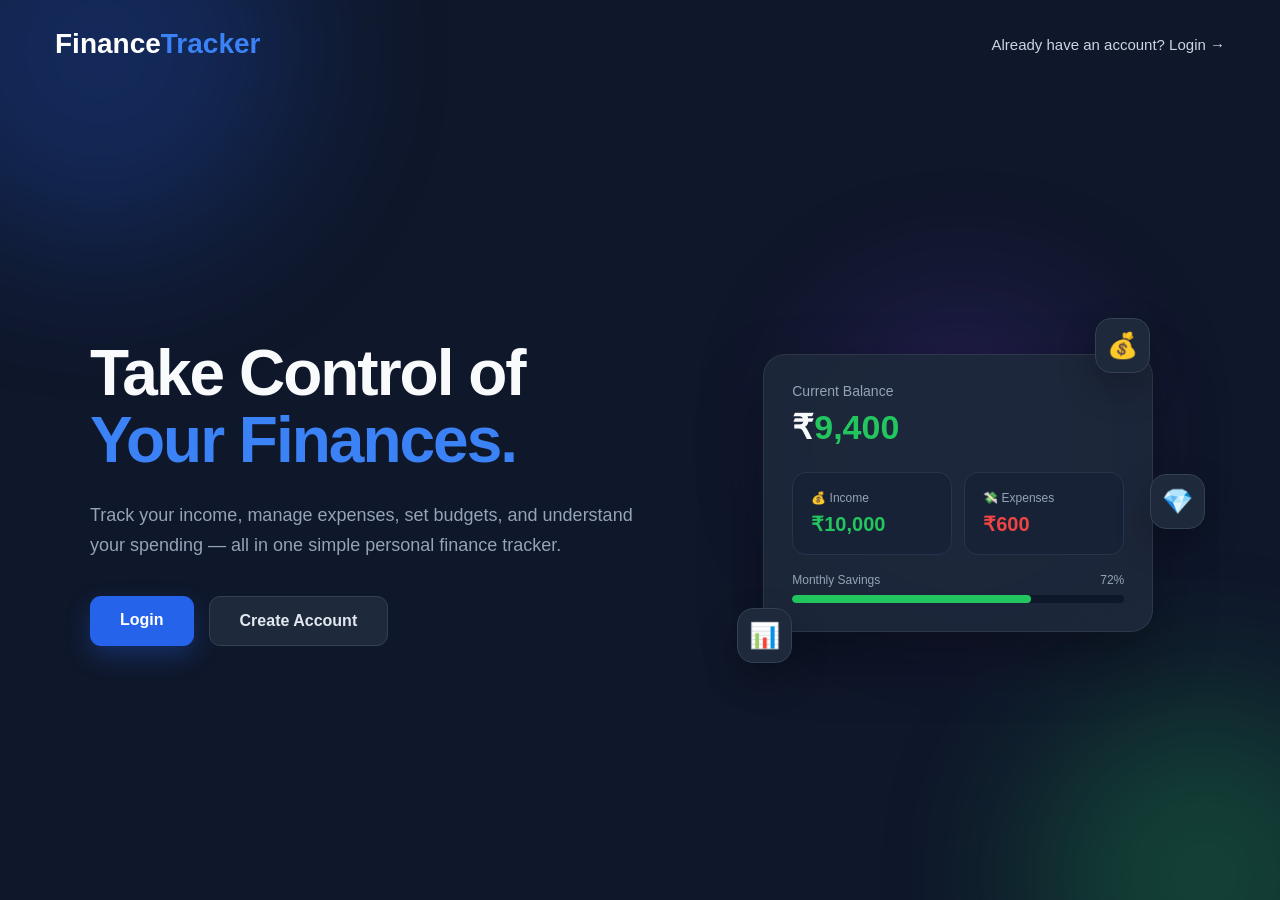
<file: src/main/resources/templates/index.html>
<!DOCTYPE html>
<html xmlns:th="http://www.thymeleaf.org">

<head>

    <meta charset="UTF-8">
    <meta name="viewport" content="width=device-width, initial-scale=1.0">

    <title>FinanceTracker</title>

    <style>

        * {
            margin: 0;
            padding: 0;
            box-sizing: border-box;
            font-family: Arial, Helvetica, sans-serif;
        }

        body {
            min-height: 100vh;
            background: #0f172a;
            color: #f8fafc;
            overflow: hidden;
        }

        /* ================= BACKGROUND ================= */

        .background {
            position: fixed;
            inset: 0;
            overflow: hidden;
            z-index: 0;
        }

        .circle {
            position: absolute;
            border-radius: 50%;
            filter: blur(80px);
            opacity: 0.25;
        }

        .circle-one {
            width: 400px;
            height: 400px;
            background: #2563eb;
            top: -150px;
            left: -100px;
        }

        .circle-two {
            width: 350px;
            height: 350px;
            background: #22c55e;
            bottom: -150px;
            right: -100px;
        }

        .circle-three {
            width: 250px;
            height: 250px;
            background: #7c3aed;
            top: 35%;
            right: 15%;
        }

        /* ================= NAVBAR ================= */

        .navbar {
            position: relative;
            z-index: 2;

            width: 100%;
            padding: 28px 55px;

            display: flex;
            justify-content: space-between;
            align-items: center;
        }

        .logo {
            font-size: 28px;
            font-weight: bold;
            color: white;
        }

        .logo span {
            color: #3b82f6;
        }

        .nav-login {
            text-decoration: none;
            color: #cbd5e1;
            font-size: 15px;
            transition: 0.25s;
        }

        .nav-login:hover {
            color: #60a5fa;
        }

        /* ================= MAIN ================= */

        .hero {
            position: relative;
            z-index: 1;

            min-height: calc(100vh - 90px);

            display: flex;
            align-items: center;
            justify-content: center;

            padding: 30px 60px;
        }

        .hero-content {
            width: 100%;
            max-width: 1100px;

            display: grid;
            grid-template-columns: 1.1fr 0.9fr;
            gap: 70px;

            align-items: center;
        }

        /* ================= LEFT ================= */

        .hero-text h1 {
            font-size: 64px;
            line-height: 1.05;
            margin-bottom: 25px;
            letter-spacing: -2px;
        }

        .hero-text h1 span {
            color: #3b82f6;
        }

        .hero-text p {
            max-width: 560px;

            color: #94a3b8;

            font-size: 18px;
            line-height: 1.7;

            margin-bottom: 35px;
        }

        /* ================= BUTTONS ================= */

        .buttons {
            display: flex;
            gap: 15px;
        }

        .btn {
            display: inline-block;

            text-decoration: none;

            padding: 15px 30px;

            border-radius: 11px;

            font-size: 16px;
            font-weight: bold;

            transition: 0.25s;
        }

        .login-btn {
            background: #2563eb;
            color: white;

            box-shadow: 0 10px 25px rgba(37,99,235,0.3);
        }

        .login-btn:hover {
            background: #1d4ed8;
            transform: translateY(-2px);
        }

        .register-btn {
            background: #1e293b;
            color: #e2e8f0;

            border: 1px solid #334155;
        }

        .register-btn:hover {
            background: #263449;
            transform: translateY(-2px);
        }

        /* ================= FINANCE PREVIEW ================= */

        .finance-preview {
            position: relative;

            min-height: 390px;

            display: flex;
            align-items: center;
            justify-content: center;
        }

        .preview-card {
            width: 390px;

            background: rgba(30,41,59,0.92);

            border: 1px solid rgba(255,255,255,0.08);

            border-radius: 22px;

            padding: 28px;

            box-shadow: 0 25px 60px rgba(0,0,0,0.35);

            backdrop-filter: blur(10px);
        }

        .preview-title {
            color: #94a3b8;
            font-size: 14px;
            margin-bottom: 8px;
        }

        .preview-balance {
            font-size: 34px;
            font-weight: bold;
            margin-bottom: 25px;
        }

        .preview-balance span {
            color: #22c55e;
        }

        /* ================= MINI CARDS ================= */

        .mini-cards {
            display: grid;
            grid-template-columns: 1fr 1fr;
            gap: 12px;
        }

        .mini-card {
            padding: 18px;

            background: #172236;

            border-radius: 14px;

            border: 1px solid #26354d;
        }

        .mini-card p {
            color: #94a3b8;
            font-size: 12px;
            margin-bottom: 7px;
        }

        .mini-card strong {
            font-size: 20px;
        }

        .income {
            color: #22c55e;
        }

        .expense {
            color: #ef4444;
        }

        /* ================= SAVINGS BAR ================= */

        .savings {
            margin-top: 18px;
        }

        .savings-header {
            display: flex;
            justify-content: space-between;

            color: #94a3b8;

            font-size: 12px;

            margin-bottom: 8px;
        }

        .progress {
            height: 8px;

            background: #0f172a;

            border-radius: 20px;

            overflow: hidden;
        }

        .progress-bar {
            width: 72%;
            height: 100%;

            background: #22c55e;

            border-radius: 20px;
        }

        /* ================= FLOATING ICONS ================= */

        .floating {
            position: absolute;

            width: 55px;
            height: 55px;

            display: flex;
            align-items: center;
            justify-content: center;

            background: #1e293b;

            border: 1px solid #334155;

            border-radius: 16px;

            font-size: 25px;

            box-shadow: 0 15px 35px rgba(0,0,0,0.25);
        }

        .icon-one {
            top: 20px;
            right: 40px;
        }

        .icon-two {
            bottom: 25px;
            left: 10px;
        }

        .icon-three {
            top: 45%;
            right: -15px;
        }

        /* ================= RESPONSIVE ================= */

        @media (max-width: 900px) {

            body {
                overflow: auto;
            }

            .navbar {
                padding: 22px 25px;
            }

            .hero {
                padding: 40px 25px;
            }

            .hero-content {
                grid-template-columns: 1fr;
                gap: 45px;
                text-align: center;
            }

            .hero-text p {
                margin-left: auto;
                margin-right: auto;
            }

            .buttons {
                justify-content: center;
            }

            .finance-preview {
                min-height: 350px;
            }

        }

        @media (max-width: 500px) {

            .logo {
                font-size: 23px;
            }

            .hero-text h1 {
                font-size: 42px;
            }

            .hero-text p {
                font-size: 16px;
            }

            .preview-card {
                width: 100%;
                max-width: 350px;
            }

            .floating {
                display: none;
            }

        }

    </style>

</head>

<body>

<!-- ================= BACKGROUND ================= -->

<div class="background">

    <div class="circle circle-one"></div>
    <div class="circle circle-two"></div>
    <div class="circle circle-three"></div>

</div>


<!-- ================= NAVBAR ================= -->

<nav class="navbar">

    <div class="logo">
        Finance<span>Tracker</span>
    </div>

    <a href="/login" class="nav-login">
        Already have an account? Login →
    </a>

</nav>


<!-- ================= HERO ================= -->

<section class="hero">

    <div class="hero-content">


        <!-- ================= LEFT CONTENT ================= -->

        <div class="hero-text">

            <h1>
                Take Control of
                <span>Your Finances.</span>
            </h1>

            <p>
                Track your income, manage expenses, set budgets,
                and understand your spending — all in one simple
                personal finance tracker.
            </p>


            <div class="buttons">

                <a href="/login" class="btn login-btn">
                    Login
                </a>

                <a href="/register" class="btn register-btn">
                    Create Account
                </a>

            </div>

        </div>


        <!-- ================= FINANCE PREVIEW ================= -->

        <div class="finance-preview">


            <div class="preview-card">

                <div class="preview-title">
                    Current Balance
                </div>

                <div class="preview-balance">
                    ₹<span>9,400</span>
                </div>


                <div class="mini-cards">

                    <div class="mini-card">

                        <p>
                            💰 Income
                        </p>

                        <strong class="income">
                            ₹10,000
                        </strong>

                    </div>


                    <div class="mini-card">

                        <p>
                            💸 Expenses
                        </p>

                        <strong class="expense">
                            ₹600
                        </strong>

                    </div>

                </div>


                <div class="savings">

                    <div class="savings-header">

                        <span>
                            Monthly Savings
                        </span>

                        <span>
                            72%
                        </span>

                    </div>

                    <div class="progress">

                        <div class="progress-bar"></div>

                    </div>

                </div>

            </div>


            <!-- Floating icons -->

            <div class="floating icon-one">
                💰
            </div>

            <div class="floating icon-two">
                📊
            </div>

            <div class="floating icon-three">
                💎
            </div>


        </div>

    </div>

</section>

</body>

</html>
</file>
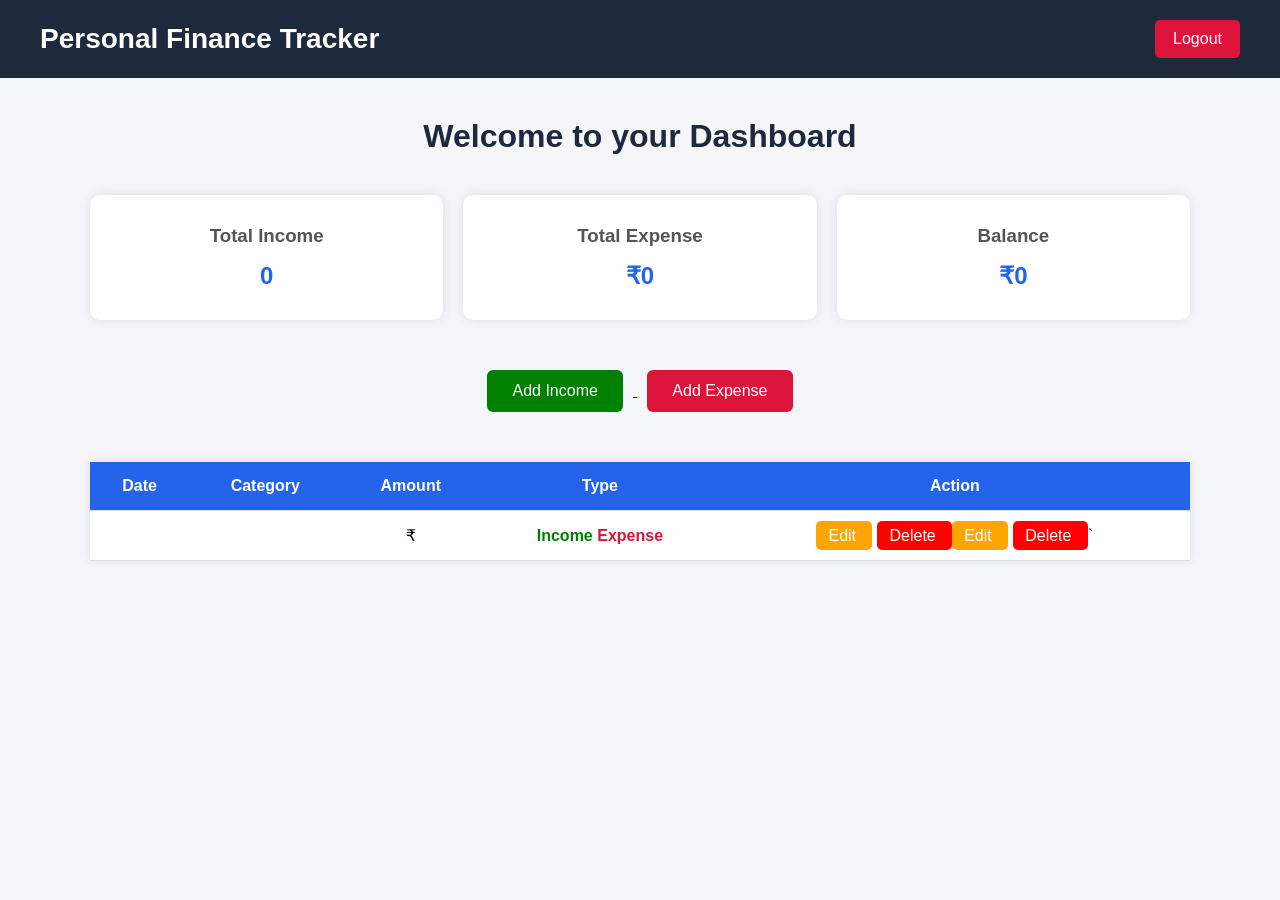
<file: src/main/resources/templates/dashboard_old.html>
<!DOCTYPE html>
<html xmlns:th="http://www.thymeleaf.org">

<head>
    <meta charset="UTF-8">
    <title>Dashboard</title>

    <style>
        * {
            margin: 0;
            padding: 0;
            box-sizing: border-box;
            font-family: Arial, Helvetica, sans-serif;
        }

        body {
            background: #f4f6f9;
        }

        nav {
            background: #1e293b;
            color: white;
            padding: 20px 40px;
            display: flex;
            justify-content: space-between;
            align-items: center;
        }

        nav h2 {
            font-size: 28px;
        }

        nav a {
            color: white;
            text-decoration: none;
            background: crimson;
            padding: 10px 18px;
            border-radius: 5px;
        }

        .container {
            width: 90%;
            max-width: 1100px;
            margin: 40px auto;
        }

        h1 {
            text-align: center;
            margin-bottom: 40px;
            color: #1e293b;
        }

        .cards {
            display: flex;
            gap: 20px;
            justify-content: space-between;
            margin-bottom: 40px;
        }

        .card {
            flex: 1;
            background: white;
            padding: 30px;
            border-radius: 10px;
            text-align: center;
            box-shadow: 0 0 12px rgba(0,0,0,0.1);
        }

        .card h3 {
            margin-bottom: 15px;
            color: #555;
        }

        .card h2 {
            color: #2563eb;
        }

        .buttons {
            text-align: center;
            margin-bottom: 40px;
        }

        .buttons button {
            padding: 12px 25px;
            margin: 10px;
            border: none;
            border-radius: 6px;
            color: white;
            font-size: 16px;
            cursor: pointer;
        }

        .income {
            background: green;
        }

        .expense {
            background: crimson;
        }

        table {
            width: 100%;
            border-collapse: collapse;
            background: white;
            box-shadow: 0 0 10px rgba(0,0,0,.1);
        }

        table th,
        table td {
            padding: 15px;
            border-bottom: 1px solid #ddd;
            text-align: center;
        }

        table th {
            background: #2563eb;
            color: white;
        }
    </style>

</head>

<body>

<nav>
    <h2>Personal Finance Tracker</h2>

    <a href="/">Logout</a>
</nav>

<div class="container">

    <h1>Welcome to your Dashboard</h1>

    <div class="cards">

        <div class="card">
            <h3>Total Income</h3>
            <h2 th:text="${totalIncome}">0</h2>
        </div>

        <div class="card">
            <h3>Total Expense</h3>
            <h2>₹<span th:text="${totalExpense}">0</span></h2>
        </div>

        <div class="card">
            <h3>Balance</h3>
            <h2>₹<span th:text="${balance}">0</span></h2>
        </div>

    </div>

    <div class="buttons">

        <a href="/income">
            <button class="income">
                Add Income
            </button>
        </a>

        <a href="/expense">
            <button class="expense">
                Add Expense
            </button>
        </a>

    </div>

    <table>

        <tr>
            <th>Date</th>
            <th>Category</th>
            <th>Amount</th>
            <th>Type</th>
            <th>Action</th>
        </tr>

        <tr th:each="transaction : ${transactions}">

            <td th:text="${transaction.date}"></td>

            <td th:text="${transaction.category}"></td>

            <td>
                ₹<span th:text="${transaction.amount}"></span>
            </td>

            <td>
                <span th:if="${transaction.type == 'Income'}"
                      style="color:green;font-weight:bold;">
                    Income
                </span>

                <span th:if="${transaction.type == 'Expense'}"
                      style="color:crimson;font-weight:bold;">
                    Expense
                </span>
            </td>

            <td>

                <!-- Income Buttons -->
                <!-- Income Buttons -->
<a th:if="${transaction.type == 'Income'}"
   th:href="@{/income/edit/{id}(id=${transaction.id})}"
   style="background:orange;color:white;padding:6px 12px;text-decoration:none;border-radius:5px;margin-right:5px;">
    Edit
</a>

<a th:if="${transaction.type == 'Income'}"
   th:href="@{/income/delete/{id}(id=${transaction.id})}"
   onclick="return confirm('Are you sure you want to delete this income?');"
   style="background:red;color:white;padding:6px 12px;text-decoration:none;border-radius:5px;">
    Delete
</a>

<!-- Expense Buttons -->
<a th:if="${transaction.type == 'Expense'}"
   th:href="@{/expense/edit/{id}(id=${transaction.id})}"
   style="background:orange;color:white;padding:6px 12px;text-decoration:none;border-radius:5px;margin-right:5px;">
    Edit
</a>

<a th:if="${transaction.type == 'Expense'}"
   th:href="@{/expense/delete/{id}(id=${transaction.id})}"
   onclick="return confirm('Are you sure you want to delete this expense?');"
   style="background:red;color:white;padding:6px 12px;text-decoration:none;border-radius:5px;">
    Delete
</a>`

            </td>

        </tr>

    </table>

</div>

</body>

</html>
</file>
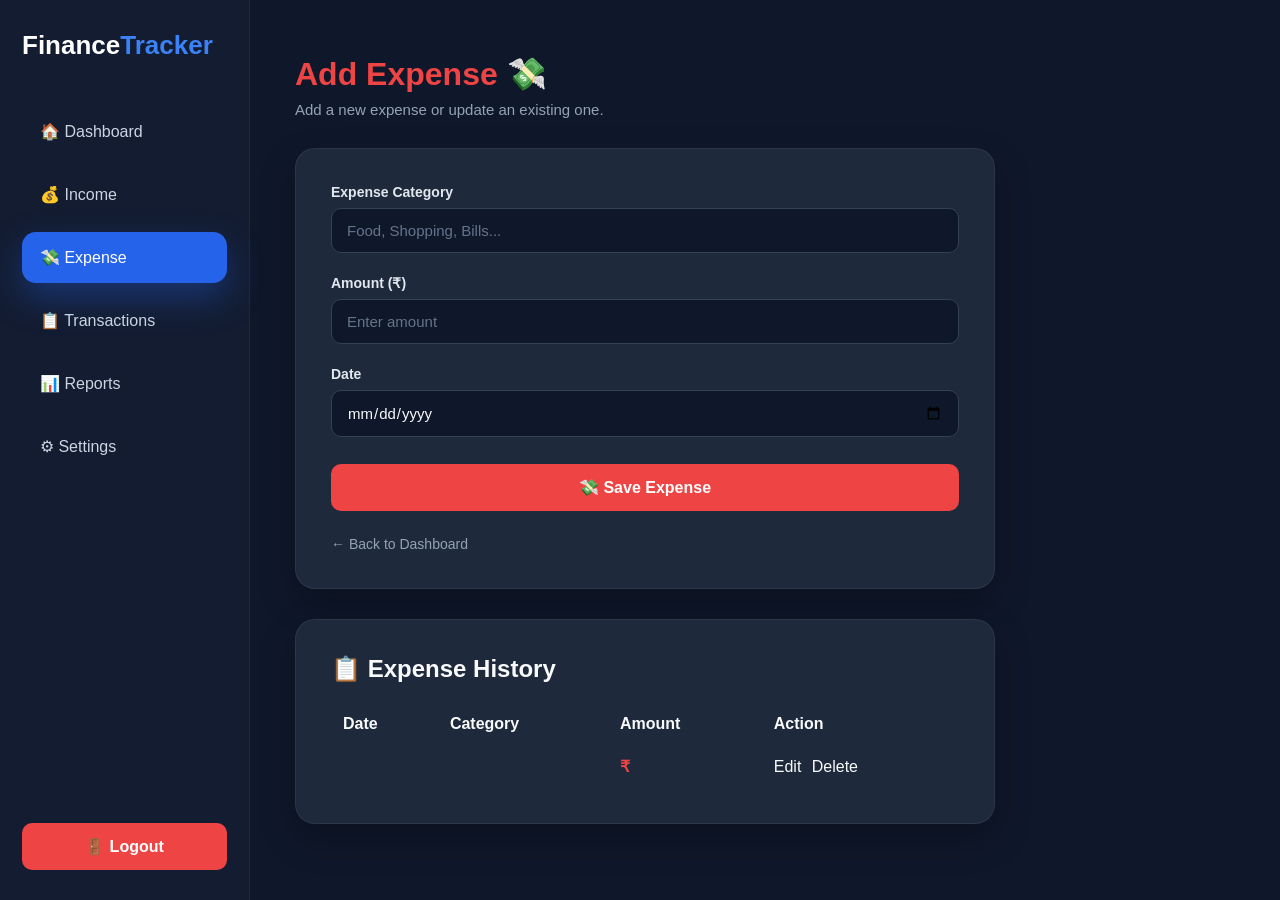
<file: src/main/resources/templates/expense.html>
<!DOCTYPE html>
<html xmlns:th="http://www.thymeleaf.org">

<head>

    <meta charset="UTF-8">
    <meta name="viewport" content="width=device-width, initial-scale=1.0">

    <title>Expense | FinanceTracker</title>

    <style>

        * {
            margin: 0;
            padding: 0;
            box-sizing: border-box;
            font-family: Arial, Helvetica, sans-serif;
        }

        body {
            background: #0f172a;
            color: #f8fafc;
            min-height: 100vh;
        }

        /* ================= LAYOUT ================= */

        .layout {
            display: flex;
            min-height: 100vh;
        }

        /* ================= SIDEBAR ================= */

        .sidebar {
            width: 250px;
            background: #131c31;
            padding: 30px 22px;

            display: flex;
            flex-direction: column;
            justify-content: space-between;

            border-right: 1px solid rgba(255,255,255,.05);

            position: fixed;
            left: 0;
            top: 0;
            bottom: 0;
        }

        .logo {
            margin-bottom: 45px;
        }

        .logo h2 {
            font-size: 26px;
            font-weight: 700;
            color: white;
        }

        .logo span {
            color: #3b82f6;
        }

        .sidebar nav {
            display: flex;
            flex-direction: column;
            gap: 12px;
        }

        .sidebar nav a {
            text-decoration: none;
            color: #cbd5e1;

            padding: 16px 18px;

            border-radius: 14px;

            transition: .3s;

            font-size: 16px;
        }

        .sidebar nav a:hover {
            background: #2563eb;
            color: white;
            transform: translateX(6px);
        }

        .sidebar nav .active {
            background: #2563eb;
            color: white;
            box-shadow: 0 15px 35px rgba(37,99,235,.35);
        }

        /* ================= LOGOUT ================= */

        .logout {
            margin-top: auto;
        }

        .logout a {
            display: block;
            text-align: center;

            background: #ef4444;
            color: white;

            text-decoration: none;

            padding: 14px;

            border-radius: 10px;

            font-weight: bold;

            transition: .25s;
        }

        .logout a:hover {
            background: #dc2626;
        }

        /* ================= MAIN CONTENT ================= */

        .main-content {
            margin-left: 250px;
            width: calc(100% - 250px);

            padding: 55px 45px;
        }

        /* ================= HEADER ================= */

        .page-header {
            margin-bottom: 30px;
        }

        .page-header h1 {
            font-size: 32px;
            margin-bottom: 8px;
        }

        .page-header h1 span {
            color: #ef4444;
        }

        .page-header p {
            color: #94a3b8;
            font-size: 15px;
        }

        /* ================= CARD ================= */

        .expense-card {
            background: #1e293b;

            border-radius: 20px;

            padding: 35px;

            border: 1px solid rgba(255,255,255,.06);

            box-shadow: 0 15px 35px rgba(0,0,0,.25);

            width: 100%;
            max-width: 700px;
        }

        /* ================= FORM ================= */

        .form-group {
            margin-bottom: 22px;
        }

        label {
            display: block;

            margin-bottom: 8px;

            font-size: 14px;

            font-weight: bold;

            color: #e2e8f0;
        }

        input {
            width: 100%;

            padding: 13px 15px;

            background: #0f172a;

            color: #f8fafc;

            border: 1px solid #334155;

            border-radius: 10px;

            outline: none;

            font-size: 15px;

            transition: .25s;
        }

        input::placeholder {
            color: #64748b;
        }

        input:focus {
            border-color: #ef4444;

            box-shadow: 0 0 0 3px rgba(239,68,68,.12);
        }

        /* ================= BUTTON ================= */

        .save-button {
            width: 100%;

            padding: 14px;

            margin-top: 5px;

            background: #ef4444;

            color: white;

            border: none;

            border-radius: 10px;

            font-size: 16px;

            font-weight: bold;

            cursor: pointer;

            transition: .25s;
        }

        .save-button:hover {
            background: #dc2626;

            transform: translateY(-1px);
        }

        /* ================= BACK BUTTON ================= */

        .back-link {
            display: inline-block;

            margin-top: 25px;

            color: #94a3b8;

            text-decoration: none;

            font-size: 14px;

            transition: .25s;
        }

        .back-link:hover {
            color: #ef4444;
        }

        /* ================= RESPONSIVE ================= */

        @media (max-width: 700px) {

            .layout {
                display: block;
            }

            .sidebar {
                position: relative;

                width: 100%;

                height: auto;

                padding: 20px;
            }

            .logo {
                padding-bottom: 20px;
            }

            .sidebar nav {
                flex-direction: row;

                flex-wrap: wrap;
            }

            .sidebar nav a {
                padding: 10px 12px;
            }

            .logout {
                margin-top: 20px;
            }

            .main-content {
                margin-left: 0;

                width: 100%;

                padding: 30px 20px;
            }

            .page-header h1 {
                font-size: 27px;
            }

            .expense-card {
                padding: 25px;
            }

        }

    </style>

</head>

<body>

<div class="layout">

    <!-- ================= SIDEBAR ================= -->

    <aside class="sidebar">

        <div>

            <div class="logo">

                <h2>
                    Finance<span>Tracker</span>
                </h2>

            </div>

            <nav>

                <a href="/dashboard">
                    🏠 Dashboard
                </a>

                <a href="/income">
                    💰 Income
                </a>

                <a href="/expense" class="active">
                    💸 Expense
                </a>

                <a href="/transactions">
                    📋 Transactions
                </a>

                <a href="/reports">
                    📊 Reports
                </a>

                <a href="/settings">
                    ⚙ Settings
                </a>

            </nav>

        </div>

        <div class="logout">

            <a href="/logout">
                🚪 Logout
            </a>

        </div>

    </aside>


    <!-- ================= MAIN CONTENT ================= -->

    <main class="main-content">

        <!-- Header -->

        <div class="page-header">

            <h1>

                <span th:text="${expense != null ? 'Edit Expense' : 'Add Expense'}">
                    Add Expense
                </span>

                💸

            </h1>

            <p>
                Add a new expense or update an existing one.
            </p>

        </div>


        <!-- Expense Form -->

        <div class="expense-card">

            <form th:action="@{/expense/save}" method="post">

                <!-- Hidden ID for Editing -->

                <input
                        type="hidden"
                        name="id"
                        th:value="${expense != null ? expense.id : ''}">


                <!-- Category -->

                <div class="form-group">

                    <label for="category">
                        Expense Category
                    </label>

                    <input
                            type="text"
                            id="category"
                            name="category"
                            th:value="${expense != null ? expense.category : ''}"
                            placeholder="Food, Shopping, Bills..."
                            required>

                </div>


                <!-- Amount -->

                <div class="form-group">

                    <label for="amount">
                        Amount (₹)
                    </label>

                    <input
                            type="number"
                            id="amount"
                            name="amount"
                            step="0.01"
                            min="0"
                            th:value="${expense != null ? expense.amount : ''}"
                            placeholder="Enter amount"
                            required>

                </div>


                <!-- Date -->

                <div class="form-group">

                    <label for="date">
                        Date
                    </label>

                    <input
                            type="date"
                            id="date"
                            name="date"
                            th:value="${expense != null ? #temporals.format(expense.date,'yyyy-MM-dd') : ''}"
                            required>

                </div>


                <!-- Save / Update -->

                <button
                        type="submit"
                        class="save-button">

                    💸

                    <span th:text="${expense != null ? 'Update Expense' : 'Save Expense'}">
                        Save Expense
                    </span>

                </button>

            </form>


            <!-- Back -->

            <a
                    href="/dashboard"
                    class="back-link">

                ← Back to Dashboard

            </a>

        </div>

                <!-- Expense History -->

        <div class="expense-card" style="margin-top:30px;">

            <h2 style="margin-bottom:20px;">
                📋 Expense History
            </h2>

            <table style="width:100%; border-collapse:collapse;">

                <thead>

                <tr>
                    <th style="text-align:left; padding:12px;">Date</th>
                    <th style="text-align:left; padding:12px;">Category</th>
                    <th style="text-align:left; padding:12px;">Amount</th>
                    <th style="text-align:left; padding:12px;">Action</th>
                </tr>

                </thead>

                <tbody>

                <tr th:each="expenseItem : ${expenses}">

                    <td style="padding:12px;">
                        <span th:text="${expenseItem.date}"></span>
                    </td>

                    <td style="padding:12px;">
                        <span th:text="${expenseItem.category}"></span>
                    </td>

                    <td style="padding:12px; color:#ef4444; font-weight:bold;">
                        ₹<span th:text="${expenseItem.amount}"></span>
                    </td>

                    <td style="padding:12px;">

                        <a
                                th:href="@{/expense/edit/{id}(id=${expenseItem.id})}"
                                class="edit-btn"
                                style="margin-right:6px;">
                            Edit
                        </a>

                        <a
                                th:href="@{/expense/delete/{id}(id=${expenseItem.id})}"
                                class="delete-btn"
                                onclick="return confirm('Are you sure you want to delete this expense?');">
                            Delete
                        </a>

                    </td>

                </tr>

                </tbody>

            </table>

        </div>
    </main>

</div>

</body>

</html>
</file>
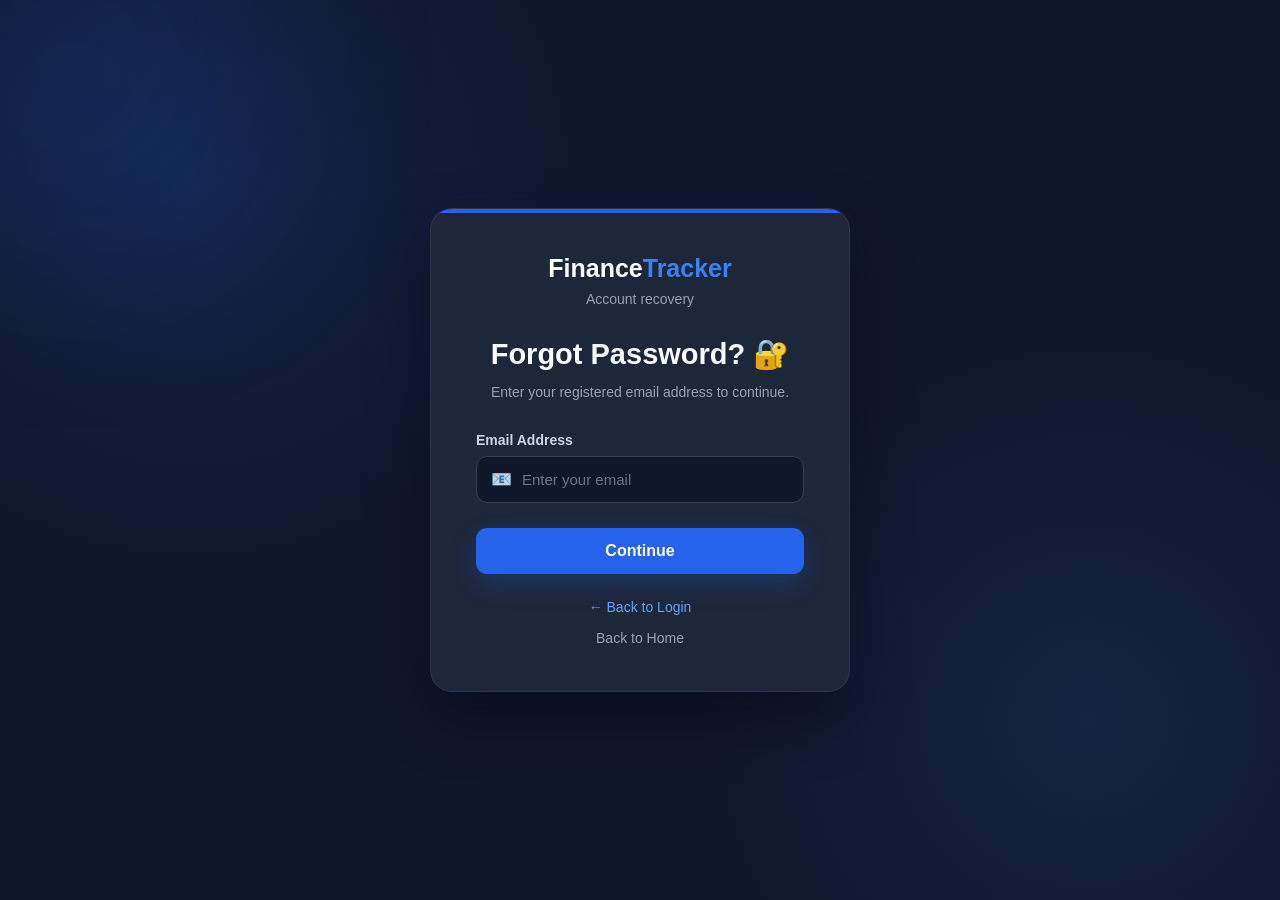
<file: src/main/resources/templates/forgot-password.html>
<!DOCTYPE html>
<html xmlns:th="http://www.thymeleaf.org">

<head>

    <meta charset="UTF-8">
    <meta name="viewport" content="width=device-width, initial-scale=1.0">

    <title>Forgot Password | FinanceTracker</title>

    <style>

        * {
            margin: 0;
            padding: 0;
            box-sizing: border-box;
            font-family: Arial, Helvetica, sans-serif;
        }

        body {
            min-height: 100vh;
            display: flex;
            justify-content: center;
            align-items: center;

            background:
                radial-gradient(circle at 15% 20%, rgba(37, 99, 235, 0.18), transparent 30%),
                radial-gradient(circle at 85% 80%, rgba(59, 130, 246, 0.12), transparent 30%),
                #0f172a;

            color: #f8fafc;
        }

        /* ================= BACKGROUND ================= */

        .background-glow {
            position: fixed;

            width: 350px;
            height: 350px;

            background: rgba(37, 99, 235, 0.12);

            border-radius: 50%;

            filter: blur(100px);

            top: -100px;
            left: -100px;

            pointer-events: none;
        }

        /* ================= CARD ================= */

        .container {
            width: 420px;

            background: rgba(30, 41, 59, 0.95);

            padding: 45px;

            border-radius: 22px;

            border: 1px solid rgba(255, 255, 255, 0.08);

            box-shadow:
                0 25px 60px rgba(0, 0, 0, 0.45),
                0 0 40px rgba(37, 99, 235, 0.08);

            position: relative;

            overflow: hidden;
        }

        .container::before {
            content: "";

            position: absolute;

            top: 0;
            left: 0;

            width: 100%;
            height: 4px;

            background: #2563eb;
        }

        /* ================= LOGO ================= */

        .logo {
            text-align: center;

            font-size: 25px;

            font-weight: bold;

            margin-bottom: 8px;

            color: white;
        }

        .logo span {
            color: #3b82f6;
        }

        .subtitle {
            text-align: center;

            color: #94a3b8;

            font-size: 14px;

            margin-bottom: 30px;
        }

        /* ================= TITLE ================= */

        h1 {
            text-align: center;

            font-size: 29px;

            margin-bottom: 10px;

            color: #f8fafc;
        }

        .description {
            text-align: center;

            color: #94a3b8;

            font-size: 14px;

            line-height: 1.6;

            margin-bottom: 28px;
        }

        /* ================= FORM ================= */

        .form-group {
            margin-bottom: 20px;
        }

        label {
            display: block;

            margin-bottom: 8px;

            font-size: 14px;

            font-weight: 600;

            color: #cbd5e1;
        }

        .input-wrapper {
            position: relative;
        }

        .input-icon {
            position: absolute;

            left: 15px;
            top: 50%;

            transform: translateY(-50%);

            font-size: 17px;

            opacity: 0.8;
        }

        input {
            width: 100%;

            padding: 14px 15px 14px 45px;

            background: #0f172a;

            color: #f8fafc;

            border: 1px solid #334155;

            border-radius: 11px;

            outline: none;

            font-size: 15px;

            transition: 0.25s;
        }

        input::placeholder {
            color: #64748b;
        }

        input:focus {
            border-color: #3b82f6;

            box-shadow:
                0 0 0 3px rgba(59, 130, 246, 0.12);

            background: #111c31;
        }

        /* ================= BUTTON ================= */

        button {
            width: 100%;

            padding: 14px;

            margin-top: 5px;

            background: #2563eb;

            color: white;

            border: none;

            border-radius: 11px;

            cursor: pointer;

            font-size: 16px;

            font-weight: bold;

            transition: 0.25s;

            box-shadow:
                0 10px 25px rgba(37, 99, 235, 0.25);
        }

        button:hover {
            background: #3b82f6;

            transform: translateY(-2px);

            box-shadow:
                0 14px 30px rgba(37, 99, 235, 0.35);
        }

        button:active {
            transform: translateY(0);
        }

        /* ================= MESSAGES ================= */

        .error {
            color: #f87171;

            text-align: center;

            margin-top: 15px;

            font-size: 14px;
        }

        .success {
            color: #4ade80;

            text-align: center;

            margin-top: 15px;

            font-size: 14px;
        }

        /* ================= LINK ================= */

        .login-link {
            display: block;

            text-align: center;

            margin-top: 25px;

            color: #60a5fa;

            text-decoration: none;

            font-size: 14px;

            transition: 0.2s;
        }

        .login-link:hover {
            color: #93c5fd;
        }

        /* ================= HOME LINK ================= */

        .home-link {
            display: block;

            text-align: center;

            margin-top: 15px;

            color: #94a3b8;

            text-decoration: none;

            font-size: 14px;

            transition: 0.2s;
        }

        .home-link:hover {
            color: white;
        }

        /* ================= RESPONSIVE ================= */

        @media (max-width: 500px) {

            body {
                padding: 20px;
            }

            .container {
                width: 100%;

                padding: 35px 25px;
            }

            h1 {
                font-size: 26px;
            }
        }

    </style>

</head>

<body>

<div class="background-glow"></div>

<div class="container">

    <!-- Logo -->

    <div class="logo">
        Finance<span>Tracker</span>
    </div>

    <p class="subtitle">
        Account recovery
    </p>


    <!-- Title -->

    <h1>
        Forgot Password? 🔐
    </h1>

    <p class="description">
        Enter your registered email address to continue.
    </p>


    <!-- Form -->

    <form action="/forgot-password" method="post">

        <div class="form-group">

            <label for="email">
                Email Address
            </label>

            <div class="input-wrapper">

                <span class="input-icon">📧</span>

                <input
                        type="email"
                        id="email"
                        name="email"
                        placeholder="Enter your email"
                        required>

            </div>

        </div>


        <!-- Continue -->

        <button type="submit">
            Continue
        </button>

    </form>


    <!-- Error -->

    <p
            class="error"
            th:text="${error}">
    </p>


    <!-- Success -->

    <p
            class="success"
            th:text="${success}">
    </p>


    <!-- Login -->

    <a
            href="/login"
            class="login-link">

        ← Back to Login

    </a>


    <!-- Home -->

    <a
            href="/"
            class="home-link">

        Back to Home

    </a>

</div>

</body>

</html>
</file>
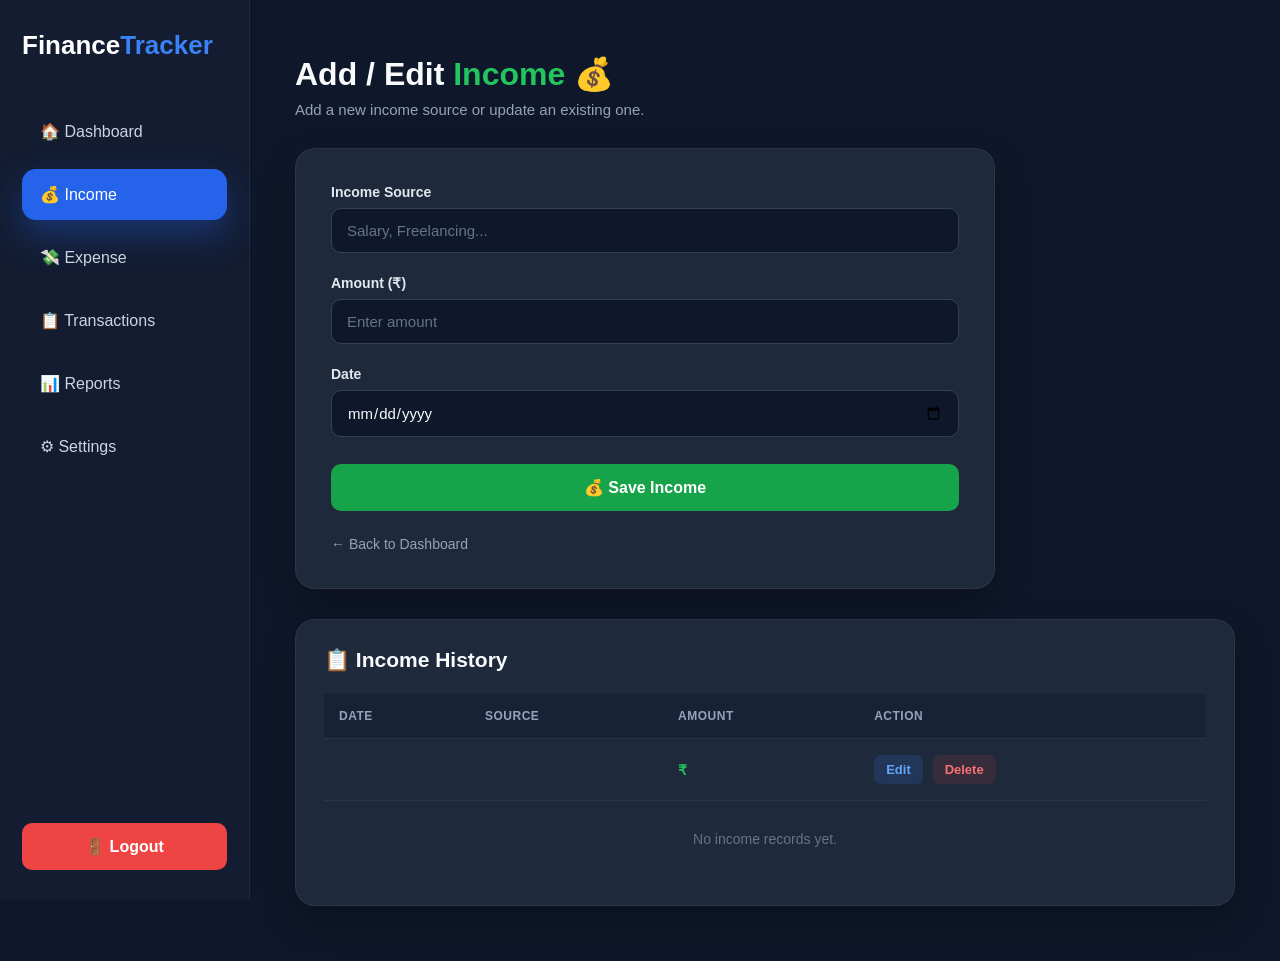
<file: src/main/resources/templates/income.html>
<!DOCTYPE html>
<html xmlns:th="http://www.thymeleaf.org">

<head>

    <meta charset="UTF-8">
    <meta name="viewport" content="width=device-width, initial-scale=1.0">

    <title>Income | FinanceTracker</title>

    <style>

        * {
            margin: 0;
            padding: 0;
            box-sizing: border-box;
            font-family: Arial, Helvetica, sans-serif;
        }

        body {
            background: #0f172a;
            color: #f8fafc;
            min-height: 100vh;
        }

        /* ================= LAYOUT ================= */

        .layout {
            display: flex;
            min-height: 100vh;
        }

        /* ================= SIDEBAR ================= */

        .sidebar {
            width: 250px;
            background: #131c31;
            padding: 30px 22px;

            display: flex;
            flex-direction: column;
            justify-content: space-between;

            border-right: 1px solid rgba(255,255,255,.05);

            position: fixed;
            left: 0;
            top: 0;
            bottom: 0;
        }

        .logo {
            margin-bottom: 45px;
        }

        .logo h2 {
            font-size: 26px;
            font-weight: 700;
            color: white;
        }

        .logo span {
            color: #3b82f6;
        }

        .sidebar nav {
            display: flex;
            flex-direction: column;
            gap: 12px;
        }

        .sidebar nav a {
            text-decoration: none;
            color: #cbd5e1;

            padding: 16px 18px;

            border-radius: 14px;

            transition: .3s;

            font-size: 16px;
        }

        .sidebar nav a:hover {
            background: #2563eb;
            color: white;
            transform: translateX(6px);
        }

        .sidebar nav .active {
            background: #2563eb;
            color: white;
            box-shadow: 0 15px 35px rgba(37,99,235,.35);
        }

        /* ================= LOGOUT ================= */

        .logout {
            margin-top: auto;
        }

        .logout a {
            display: block;
            text-align: center;

            background: #ef4444;
            color: white;

            text-decoration: none;

            padding: 14px;

            border-radius: 10px;

            font-weight: bold;

            transition: .25s;
        }

        .logout a:hover {
            background: #dc2626;
        }

        /* ================= MAIN CONTENT ================= */

        .main-content {
            margin-left: 250px;
            width: calc(100% - 250px);

            padding: 55px 45px;
        }

        /* ================= HEADER ================= */

        .page-header {
            margin-bottom: 30px;
        }

        .page-header h1 {
            font-size: 32px;
            margin-bottom: 8px;
        }

        .page-header h1 span {
            color: #22c55e;
        }

        .page-header p {
            color: #94a3b8;
            font-size: 15px;
        }

        /* ================= CARD ================= */

        .income-card {
            background: #1e293b;

            border-radius: 20px;

            padding: 35px;

            border: 1px solid rgba(255,255,255,.06);

            box-shadow: 0 15px 35px rgba(0,0,0,.25);

            width: 100%;
            max-width: 700px;
        }

        /* ================= FORM ================= */

        .form-group {
            margin-bottom: 22px;
        }

        label {
            display: block;

            margin-bottom: 8px;

            font-size: 14px;

            font-weight: bold;

            color: #e2e8f0;
        }

        input {
            width: 100%;

            padding: 13px 15px;

            background: #0f172a;

            color: #f8fafc;

            border: 1px solid #334155;

            border-radius: 10px;

            outline: none;

            font-size: 15px;

            transition: .25s;
        }

        input::placeholder {
            color: #64748b;
        }

        input:focus {
            border-color: #22c55e;

            box-shadow: 0 0 0 3px rgba(34,197,94,.12);
        }

        /* ================= SAVE BUTTON ================= */

        .save-button {
            width: 100%;

            padding: 14px;

            margin-top: 5px;

            background: #16a34a;

            color: white;

            border: none;

            border-radius: 10px;

            font-size: 16px;

            font-weight: bold;

            cursor: pointer;

            transition: .25s;
        }

        .save-button:hover {
            background: #15803d;

            transform: translateY(-1px);
        }

        /* ================= BACK BUTTON ================= */

        .back-link {
            display: inline-block;

            margin-top: 25px;

            color: #94a3b8;

            text-decoration: none;

            font-size: 14px;

            transition: .25s;
        }

        .back-link:hover {
            color: #22c55e;
        }

        /* ================= INCOME HISTORY ================= */

        .history-card {
            background: #1e293b;

            border-radius: 20px;

            padding: 28px;

            border: 1px solid rgba(255,255,255,.06);

            box-shadow: 0 15px 35px rgba(0,0,0,.25);

            width: 100%;

            max-width: 1000px;

            margin-top: 30px;

            overflow-x: auto;
        }

        .history-title {
            font-size: 21px;

            margin-bottom: 22px;

            color: #f8fafc;
        }

        .history-table {
            width: 100%;

            border-collapse: collapse;

            min-width: 650px;
        }

        .history-table thead {
            background: #172236;
        }

        .history-table th {
            text-align: left;

            padding: 15px;

            color: #94a3b8;

            font-size: 12px;

            text-transform: uppercase;

            letter-spacing: .5px;
        }

        .history-table td {
            padding: 16px 15px;

            border-top: 1px solid #293548;

            color: #e2e8f0;

            font-size: 14px;
        }

        .history-table tbody tr {
            transition: .2s;
        }

        .history-table tbody tr:hover {
            background: #243047;
        }

        .history-amount {
            color: #22c55e !important;

            font-weight: bold;
        }

        .history-action {
            white-space: nowrap;
        }

        /* ================= HISTORY BUTTONS ================= */

        .history-edit {
            display: inline-block;

            padding: 7px 12px;

            border-radius: 7px;

            text-decoration: none;

            font-size: 13px;

            font-weight: bold;

            color: #60a5fa;

            background: rgba(59,130,246,.15);

            margin-right: 6px;

            transition: .2s;
        }

        .history-edit:hover {
            background: #2563eb;

            color: white;
        }

        .history-delete {
            display: inline-block;

            padding: 7px 12px;

            border-radius: 7px;

            text-decoration: none;

            font-size: 13px;

            font-weight: bold;

            color: #f87171;

            background: rgba(239,68,68,.12);

            transition: .2s;
        }

        .history-delete:hover {
            background: #ef4444;

            color: white;
        }

        .history-empty {
            text-align: center;

            padding: 30px !important;

            color: #64748b !important;
        }

        /* ================= RESPONSIVE ================= */

        @media (max-width: 700px) {

            .layout {
                display: block;
            }

            .sidebar {
                position: relative;

                width: 100%;

                height: auto;

                padding: 20px;
            }

            .logo {
                padding-bottom: 20px;
            }

            .sidebar nav {
                flex-direction: row;

                flex-wrap: wrap;
            }

            .sidebar nav a {
                padding: 10px 12px;
            }

            .logout {
                margin-top: 20px;
            }

            .main-content {
                margin-left: 0;

                width: 100%;

                padding: 30px 20px;
            }

            .page-header h1 {
                font-size: 27px;
            }

            .income-card {
                padding: 25px;
            }

            .history-card {
                padding: 20px;
            }

        }

    </style>

</head>

<body>

<div class="layout">

    <!-- ================= SIDEBAR ================= -->

    <aside class="sidebar">

        <div>

            <div class="logo">

                <h2>
                    Finance<span>Tracker</span>
                </h2>

            </div>

            <nav>

                <a href="/dashboard">
                    🏠 Dashboard
                </a>

                <a href="/income" class="active">
                    💰 Income
                </a>

                <a href="/expense">
                    💸 Expense
                </a>

                <a href="/transactions">
                    📋 Transactions
                </a>

                <a href="/reports">
                    📊 Reports
                </a>

                <a href="/settings">
                    ⚙ Settings
                </a>

            </nav>

        </div>

        <div class="logout">

            <a href="/logout">
                🚪 Logout
            </a>

        </div>

    </aside>


    <!-- ================= MAIN CONTENT ================= -->

    <main class="main-content">

        <!-- Header -->

        <div class="page-header">

            <h1>
                Add / Edit <span>Income</span> 💰
            </h1>

            <p>
                Add a new income source or update an existing one.
            </p>

        </div>


        <!-- ================= INCOME FORM ================= -->

        <div class="income-card">

            <form th:action="@{/income/save}" method="post">

                <!-- Hidden ID for Editing -->

                <input
                        type="hidden"
                        name="id"
                        th:value="${income != null ? income.id : ''}">


                <!-- Income Source -->

                <div class="form-group">

                    <label for="source">
                        Income Source
                    </label>

                    <input
                            type="text"
                            id="source"
                            name="source"
                            th:value="${income != null ? income.source : ''}"
                            placeholder="Salary, Freelancing..."
                            required>

                </div>


                <!-- Amount -->

                <div class="form-group">

                    <label for="amount">
                        Amount (₹)
                    </label>

                    <input
                            type="number"
                            id="amount"
                            name="amount"
                            step="0.01"
                            min="0"
                            th:value="${income != null ? income.amount : ''}"
                            placeholder="Enter amount"
                            required>

                </div>


                <!-- Date -->

                <div class="form-group">

                    <label for="date">
                        Date
                    </label>

                    <input
                            type="date"
                            id="date"
                            name="date"
                            th:value="${income != null ? #temporals.format(income.date,'yyyy-MM-dd') : ''}"
                            required>

                </div>


                <!-- Save -->

                <button
                        type="submit"
                        class="save-button">

                    💰 Save Income

                </button>

            </form>


            <!-- Back -->

            <a
                    href="/dashboard"
                    class="back-link">

                ← Back to Dashboard

            </a>

        </div>


        <!-- ================= INCOME HISTORY ================= -->

        <div class="history-card">

            <h2 class="history-title">
                📋 Income History
            </h2>

            <table class="history-table">

                <thead>

                <tr>

                    <th>Date</th>

                    <th>Source</th>

                    <th>Amount</th>

                    <th>Action</th>

                </tr>

                </thead>

                <tbody>

                <tr th:each="incomeItem : ${incomes}">

                    <td>
                        <span th:text="${incomeItem.date}"></span>
                    </td>

                    <td>
                        <span th:text="${incomeItem.source}"></span>
                    </td>

                    <td class="history-amount">
                        ₹<span th:text="${incomeItem.amount}"></span>
                    </td>

                    <td class="history-action">

                        <a
                                th:href="@{/income/edit/{id}(id=${incomeItem.id})}"
                                class="history-edit">
                            Edit
                        </a>

                        <a
                                th:href="@{/income/delete/{id}(id=${incomeItem.id})}"
                                class="history-delete"
                                onclick="return confirm('Are you sure you want to delete this income?');">
                            Delete
                        </a>

                    </td>

                </tr>

                <tr th:if="${#lists.isEmpty(incomes)}">

                    <td colspan="4" class="history-empty">
                        No income records yet.
                    </td>

                </tr>

                </tbody>

            </table>

        </div>

    </main>

</div>

</body>

</html>
</file>
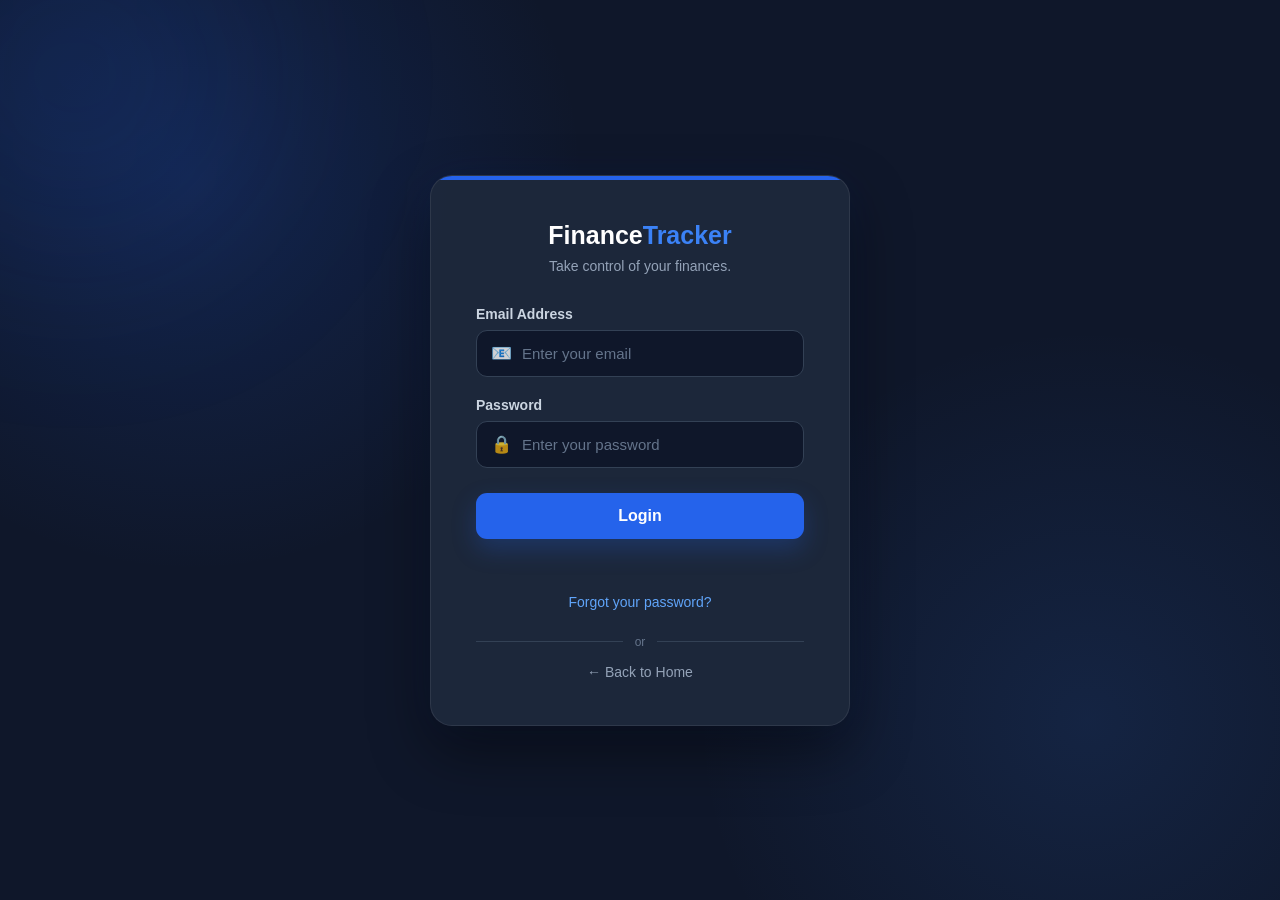
<file: src/main/resources/templates/login.html>
<!DOCTYPE html>
<html xmlns:th="http://www.thymeleaf.org">

<head>
    <meta charset="UTF-8">
    <meta name="viewport" content="width=device-width, initial-scale=1.0">

    <title>Login | FinanceTracker</title>

    <style>

        * {
            margin: 0;
            padding: 0;
            box-sizing: border-box;
            font-family: Arial, Helvetica, sans-serif;
        }

        body {
            min-height: 100vh;
            display: flex;
            justify-content: center;
            align-items: center;

            background:
                radial-gradient(circle at 15% 20%, rgba(37, 99, 235, 0.18), transparent 30%),
                radial-gradient(circle at 85% 80%, rgba(59, 130, 246, 0.12), transparent 30%),
                #0f172a;

            color: #f8fafc;
        }

        /* ================= BACKGROUND ================= */

        .background-glow {
            position: fixed;
            width: 350px;
            height: 350px;

            background: rgba(37, 99, 235, 0.12);

            border-radius: 50%;

            filter: blur(100px);

            top: -100px;
            left: -100px;

            pointer-events: none;
        }

        /* ================= LOGIN CARD ================= */

        .container {
            width: 420px;

            background: rgba(30, 41, 59, 0.95);

            padding: 45px;

            border-radius: 22px;

            border: 1px solid rgba(255, 255, 255, 0.08);

            box-shadow:
                0 25px 60px rgba(0, 0, 0, 0.45),
                0 0 40px rgba(37, 99, 235, 0.08);

            position: relative;

            overflow: hidden;
        }

        /* Blue line at top of card */

        .container::before {
            content: "";

            position: absolute;

            top: 0;
            left: 0;

            width: 100%;
            height: 4px;

            background: #2563eb;
        }

        /* ================= LOGO ================= */

        .logo {
            text-align: center;

            font-size: 25px;

            font-weight: bold;

            margin-bottom: 8px;

            color: white;
        }

        .logo span {
            color: #3b82f6;
        }

        .subtitle {
            text-align: center;

            color: #94a3b8;

            font-size: 14px;

            margin-bottom: 32px;
        }

        /* ================= TITLE ================= */

        h1 {
            text-align: center;

            font-size: 30px;

            margin-bottom: 10px;

            color: #f8fafc;
        }

        /* ================= FORM ================= */

        .form-group {
            margin-bottom: 20px;
        }

        label {
            display: block;

            margin-bottom: 8px;

            font-size: 14px;

            font-weight: 600;

            color: #cbd5e1;
        }

        .input-wrapper {
            position: relative;
        }

        .input-icon {
            position: absolute;

            left: 15px;
            top: 50%;

            transform: translateY(-50%);

            font-size: 17px;

            opacity: 0.8;
        }

        input {
            width: 100%;

            padding: 14px 15px 14px 45px;

            background: #0f172a;

            color: #f8fafc;

            border: 1px solid #334155;

            border-radius: 11px;

            outline: none;

            font-size: 15px;

            transition: 0.25s;
        }

        input::placeholder {
            color: #64748b;
        }

        input:focus {
            border-color: #3b82f6;

            box-shadow:
                0 0 0 3px rgba(59, 130, 246, 0.12);

            background: #111c31;
        }

        /* ================= BUTTON ================= */

        button {
            width: 100%;

            padding: 14px;

            margin-top: 5px;

            background: #2563eb;

            color: white;

            border: none;

            border-radius: 11px;

            cursor: pointer;

            font-size: 16px;

            font-weight: bold;

            transition: 0.25s;

            box-shadow:
                0 10px 25px rgba(37, 99, 235, 0.25);
        }

        button:hover {
            background: #3b82f6;

            transform: translateY(-2px);

            box-shadow:
                0 14px 30px rgba(37, 99, 235, 0.35);
        }

        button:active {
            transform: translateY(0);
        }

        /* ================= ERROR ================= */

        .error-message {
            color: #f87171;

            text-align: center;

            margin-top: 15px;

            font-size: 14px;

            min-height: 18px;
        }

        /* ================= LINKS ================= */

        .forgot-link {
            display: block;

            text-align: center;

            margin-top: 22px;

            color: #60a5fa;

            text-decoration: none;

            font-size: 14px;

            transition: 0.2s;
        }

        .forgot-link:hover {
            color: #93c5fd;
        }

        .home-link {
            display: block;

            text-align: center;

            margin-top: 15px;

            color: #94a3b8;

            text-decoration: none;

            font-size: 14px;

            transition: 0.2s;
        }

        .home-link:hover {
            color: white;
        }

        /* ================= DIVIDER ================= */

        .divider {
            display: flex;

            align-items: center;

            gap: 12px;

            margin: 25px 0 5px;

            color: #64748b;

            font-size: 12px;
        }

        .divider::before,
        .divider::after {
            content: "";

            flex: 1;

            height: 1px;

            background: #334155;
        }

        /* ================= RESPONSIVE ================= */

        @media (max-width: 500px) {

            body {
                padding: 20px;
            }

            .container {
                width: 100%;

                padding: 35px 25px;
            }

            h1 {
                font-size: 27px;
            }
        }

    </style>

</head>

<body>

<div class="background-glow"></div>

<div class="container">

    <!-- Logo -->

    <div class="logo">
        Finance<span>Tracker</span>
    </div>

    <p class="subtitle">
        Take control of your finances.
    </p>

    
    <!-- Login Form -->

    <form action="/login" method="post">

        <!-- Email -->

        <div class="form-group">

            <label for="email">
                Email Address
            </label>

            <div class="input-wrapper">

                <span class="input-icon">📧</span>

                <input
                        type="email"
                        id="email"
                        name="email"
                        placeholder="Enter your email"
                        required>

            </div>

        </div>


        <!-- Password -->

        <div class="form-group">

            <label for="password">
                Password
            </label>

            <div class="input-wrapper">

                <span class="input-icon">🔒</span>

                <input
                        type="password"
                        id="password"
                        name="password"
                        placeholder="Enter your password"
                        required>

            </div>

        </div>


        <!-- Login -->

        <button type="submit">
            Login
        </button>

    </form>


    <!-- Error -->

    <p
            class="error-message"
            th:text="${error}">
    </p>


    <!-- Forgot Password -->

    <a
            href="/forgot-password"
            class="forgot-link">

        Forgot your password?

    </a>


    <div class="divider">
        or
    </div>


    <!-- Home -->

    <a
            href="/"
            class="home-link">

        ← Back to Home

    </a>

</div>

</body>

</html>
</file>
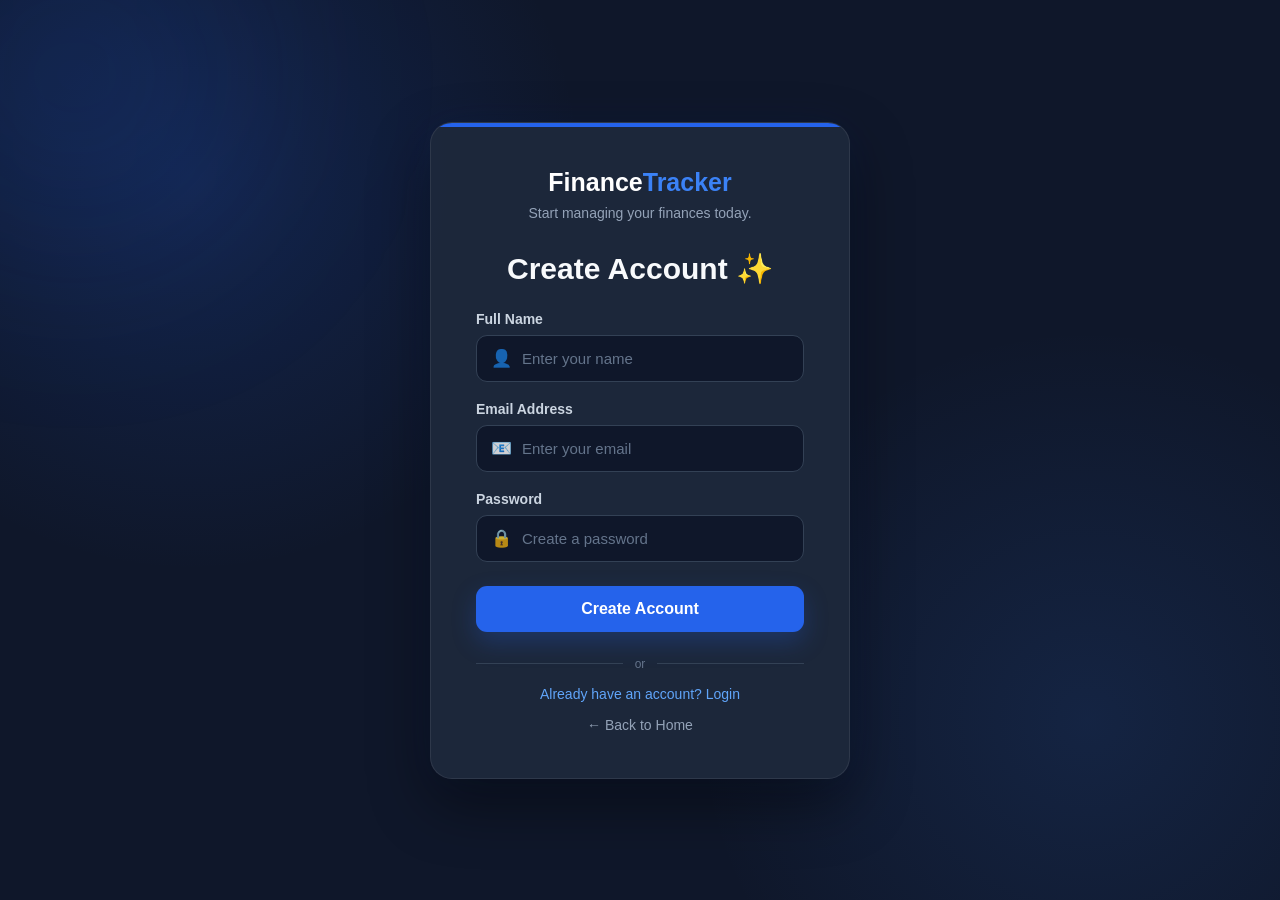
<file: src/main/resources/templates/register.html>
<!DOCTYPE html>
<html xmlns:th="http://www.thymeleaf.org">

<head>
    <meta charset="UTF-8">
    <meta name="viewport" content="width=device-width, initial-scale=1.0">

    <title>Register | FinanceTracker</title>

    <style>

        * {
            margin: 0;
            padding: 0;
            box-sizing: border-box;
            font-family: Arial, Helvetica, sans-serif;
        }

        body {
            min-height: 100vh;
            display: flex;
            justify-content: center;
            align-items: center;

            background:
                radial-gradient(circle at 15% 20%, rgba(37, 99, 235, 0.18), transparent 30%),
                radial-gradient(circle at 85% 80%, rgba(59, 130, 246, 0.12), transparent 30%),
                #0f172a;

            color: #f8fafc;
        }

        .background-glow {
            position: fixed;
            width: 350px;
            height: 350px;

            background: rgba(37, 99, 235, 0.12);

            border-radius: 50%;

            filter: blur(100px);

            top: -100px;
            left: -100px;

            pointer-events: none;
        }

        /* ================= REGISTER CARD ================= */

        .container {
            width: 420px;

            background: rgba(30, 41, 59, 0.95);

            padding: 45px;

            border-radius: 22px;

            border: 1px solid rgba(255, 255, 255, 0.08);

            box-shadow:
                0 25px 60px rgba(0, 0, 0, 0.45),
                0 0 40px rgba(37, 99, 235, 0.08);

            position: relative;

            overflow: hidden;
        }

        .container::before {
            content: "";

            position: absolute;

            top: 0;
            left: 0;

            width: 100%;
            height: 4px;

            background: #2563eb;
        }

        /* ================= LOGO ================= */

        .logo {
            text-align: center;

            font-size: 25px;

            font-weight: bold;

            margin-bottom: 8px;

            color: white;
        }

        .logo span {
            color: #3b82f6;
        }

        .subtitle {
            text-align: center;

            color: #94a3b8;

            font-size: 14px;

            margin-bottom: 30px;
        }

        /* ================= TITLE ================= */

        h1 {
            text-align: center;

            font-size: 30px;

            margin-bottom: 25px;

            color: #f8fafc;
        }

        /* ================= FORM ================= */

        .form-group {
            margin-bottom: 19px;
        }

        label {
            display: block;

            margin-bottom: 8px;

            font-size: 14px;

            font-weight: 600;

            color: #cbd5e1;
        }

        .input-wrapper {
            position: relative;
        }

        .input-icon {
            position: absolute;

            left: 15px;
            top: 50%;

            transform: translateY(-50%);

            font-size: 17px;

            opacity: 0.8;
        }

        input {
            width: 100%;

            padding: 14px 15px 14px 45px;

            background: #0f172a;

            color: #f8fafc;

            border: 1px solid #334155;

            border-radius: 11px;

            outline: none;

            font-size: 15px;

            transition: 0.25s;
        }

        input::placeholder {
            color: #64748b;
        }

        input:focus {
            border-color: #3b82f6;

            box-shadow:
                0 0 0 3px rgba(59, 130, 246, 0.12);

            background: #111c31;
        }

        /* ================= BUTTON ================= */

        button {
            width: 100%;

            padding: 14px;

            margin-top: 5px;

            background: #2563eb;

            color: white;

            border: none;

            border-radius: 11px;

            cursor: pointer;

            font-size: 16px;

            font-weight: bold;

            transition: 0.25s;

            box-shadow:
                0 10px 25px rgba(37, 99, 235, 0.25);
        }

        button:hover {
            background: #3b82f6;

            transform: translateY(-2px);

            box-shadow:
                0 14px 30px rgba(37, 99, 235, 0.35);
        }

        button:active {
            transform: translateY(0);
        }

        /* ================= DIVIDER ================= */

        .divider {
            display: flex;

            align-items: center;

            gap: 12px;

            margin: 25px 0 5px;

            color: #64748b;

            font-size: 12px;
        }

        .divider::before,
        .divider::after {
            content: "";

            flex: 1;

            height: 1px;

            background: #334155;
        }

        /* ================= LINKS ================= */

        .login-link {
            display: block;

            text-align: center;

            margin-top: 15px;

            color: #60a5fa;

            text-decoration: none;

            font-size: 14px;

            transition: 0.2s;
        }

        .login-link:hover {
            color: #93c5fd;
        }

        .home-link {
            display: block;

            text-align: center;

            margin-top: 15px;

            color: #94a3b8;

            text-decoration: none;

            font-size: 14px;

            transition: 0.2s;
        }

        .home-link:hover {
            color: white;
        }

        /* ================= RESPONSIVE ================= */

        @media (max-width: 500px) {

            body {
                padding: 20px;
            }

            .container {
                width: 100%;

                padding: 35px 25px;
            }

            h1 {
                font-size: 27px;
            }
        }

    </style>

</head>

<body>

<div class="background-glow"></div>

<div class="container">

    <!-- Logo -->

    <div class="logo">
        Finance<span>Tracker</span>
    </div>

    <p class="subtitle">
        Start managing your finances today.
    </p>


    <!-- Title -->

    <h1>
        Create Account ✨
    </h1>


    <!-- Register Form -->

    <form action="/register" method="post">

        <!-- Name -->

        <div class="form-group">

            <label for="name">
                Full Name
            </label>

            <div class="input-wrapper">

                <span class="input-icon">👤</span>

                <input
                        type="text"
                        id="name"
                        name="name"
                        placeholder="Enter your name"
                        required>

            </div>

        </div>


        <!-- Email -->

        <div class="form-group">

            <label for="email">
                Email Address
            </label>

            <div class="input-wrapper">

                <span class="input-icon">📧</span>

                <input
                        type="email"
                        id="email"
                        name="email"
                        placeholder="Enter your email"
                        required>

            </div>

        </div>


        <!-- Password -->

        <div class="form-group">

            <label for="password">
                Password
            </label>

            <div class="input-wrapper">

                <span class="input-icon">🔒</span>

                <input
                        type="password"
                        id="password"
                        name="password"
                        placeholder="Create a password"
                        required>

            </div>

        </div>


        <!-- Register -->

        <button type="submit">
            Create Account
        </button>

    </form>


    <div class="divider">
        or
    </div>


    <!-- Login -->

    <a
            href="/login"
            class="login-link">

        Already have an account? Login

    </a>


    <!-- Home -->

    <a
            href="/"
            class="home-link">

        ← Back to Home

    </a>

</div>

</body>

</html>
</file>
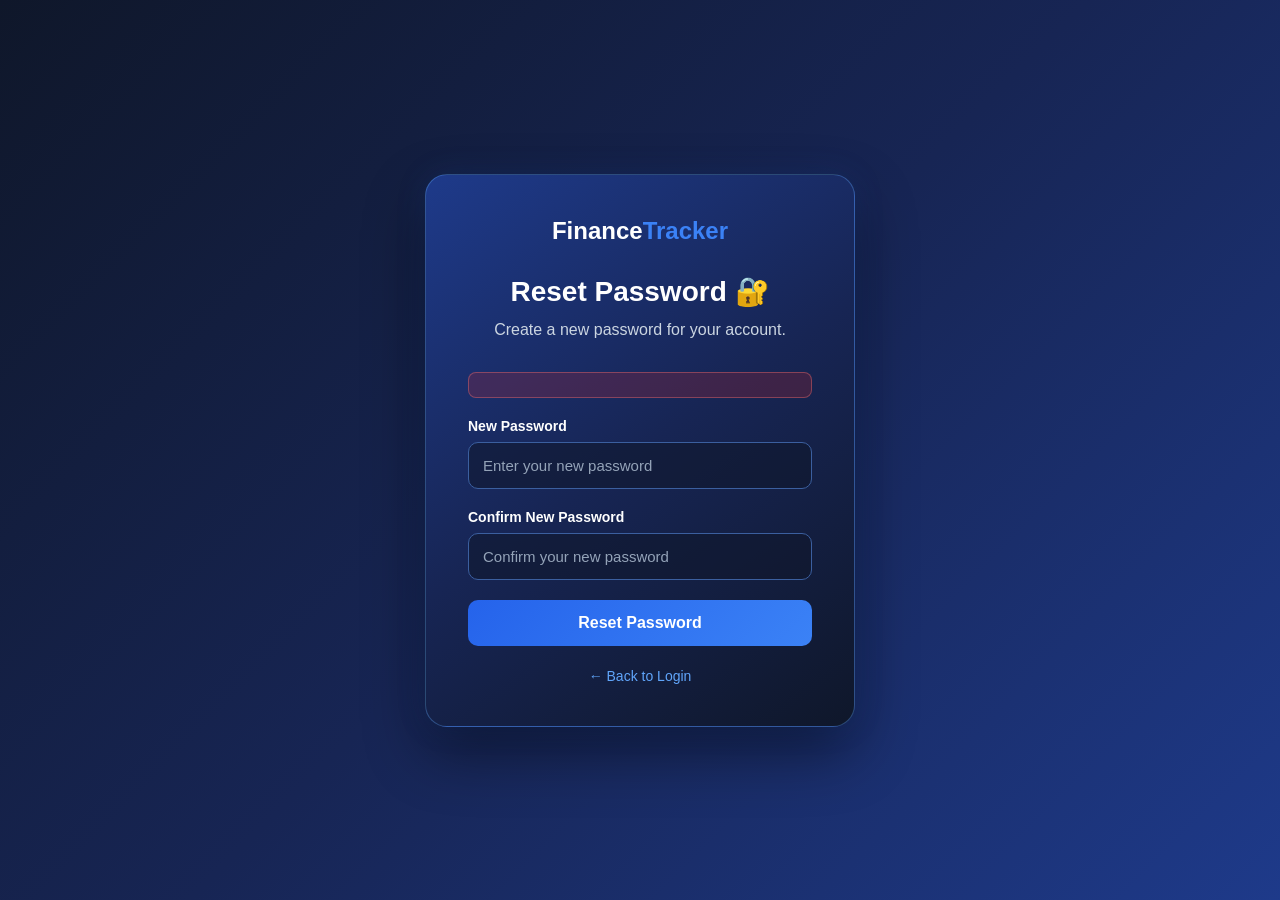
<file: src/main/resources/templates/reset-password.html>
<!DOCTYPE html>
<html xmlns:th="http://www.thymeleaf.org">

<head>

    <meta charset="UTF-8">
    <meta name="viewport" content="width=device-width, initial-scale=1.0">

    <title>Reset Password | FinanceTracker</title>

    <style>

        * {
            margin: 0;
            padding: 0;
            box-sizing: border-box;
            font-family: Arial, Helvetica, sans-serif;
        }

        body {
            min-height: 100vh;

            display: flex;
            justify-content: center;
            align-items: center;

            background: linear-gradient(
                    135deg,
                    #0f172a,
                    #172554,
                    #1e3a8a
            );

            padding: 20px;
        }

        .container {
            width: 100%;
            max-width: 430px;

            background: linear-gradient(
                    145deg,
                    #1e3a8a,
                    #172554,
                    #0f172a
            );

            padding: 42px;

            border-radius: 22px;

            border: 1px solid rgba(96, 165, 250, 0.35);

            box-shadow:
                    0 25px 60px rgba(0, 0, 0, 0.45),
                    0 0 30px rgba(37, 99, 235, 0.15);
        }

        .logo {
            text-align: center;
            font-size: 24px;
            font-weight: bold;
            color: white;
            margin-bottom: 30px;
        }

        .logo span {
            color: #3b82f6;
        }

        h1 {
            text-align: center;
            color: white;
            margin-bottom: 10px;
            font-size: 28px;
        }

        .description {
            text-align: center;
            color: #cbd5e1;
            margin-bottom: 30px;
            line-height: 1.5;
        }

        label {
            display: block;
            font-size: 14px;
            font-weight: 600;
            color: white;
            margin-bottom: 8px;
        }

        input {
            width: 100%;
            padding: 14px;

            border-radius: 10px;

            border: 1px solid #3b5f9f;

            background: rgba(15, 23, 42, 0.55);

            color: white;

            margin-bottom: 20px;

            font-size: 15px;

            outline: none;
        }

        input::placeholder {
            color: #94a3b8;
        }

        input:focus {
            border-color: #3b82f6;

            box-shadow:
                    0 0 0 3px rgba(59, 130, 246, 0.2);
        }

        button {
            width: 100%;
            padding: 14px;

            border: none;

            border-radius: 10px;

            background: linear-gradient(
                    135deg,
                    #2563eb,
                    #3b82f6
            );

            color: white;

            font-size: 16px;
            font-weight: bold;

            cursor: pointer;

            transition: 0.2s;
        }

        button:hover {

            background: linear-gradient(
                    135deg,
                    #1d4ed8,
                    #2563eb
            );

            transform: translateY(-2px);

            box-shadow:
                    0 10px 25px rgba(37, 99, 235, 0.35);
        }

        .error {

            background: rgba(220, 38, 38, 0.2);

            color: #fca5a5;

            border: 1px solid rgba(248, 113, 113, 0.4);

            padding: 12px;

            border-radius: 8px;

            text-align: center;

            margin-bottom: 20px;

            font-size: 14px;
        }

        .back {

            display: block;

            text-align: center;

            margin-top: 22px;

            color: #60a5fa;

            text-decoration: none;

            font-size: 14px;
        }

        .back:hover {
            color: #93c5fd;
            text-decoration: underline;
        }

    </style>

</head>

<body>

<div class="container">

    <div class="logo">
        Finance<span>Tracker</span>
    </div>

    <h1>Reset Password 🔐</h1>

    <p class="description">
        Create a new password for your account.
    </p>

    <p
            class="error"
            th:if="${error}"
            th:text="${error}">
    </p>

    <form action="/reset-password" method="post">

        <input
                type="hidden"
                name="token"
                th:value="${token}">

        <label>New Password</label>

        <input
                type="password"
                name="newPassword"
                placeholder="Enter your new password"
                required>

        <label>Confirm New Password</label>

        <input
                type="password"
                name="confirmPassword"
                placeholder="Confirm your new password"
                required>

        <button type="submit">
            Reset Password
        </button>

    </form>

    <a href="/login" class="back">
        ← Back to Login
    </a>

</div>

</body>

</html>
</file>
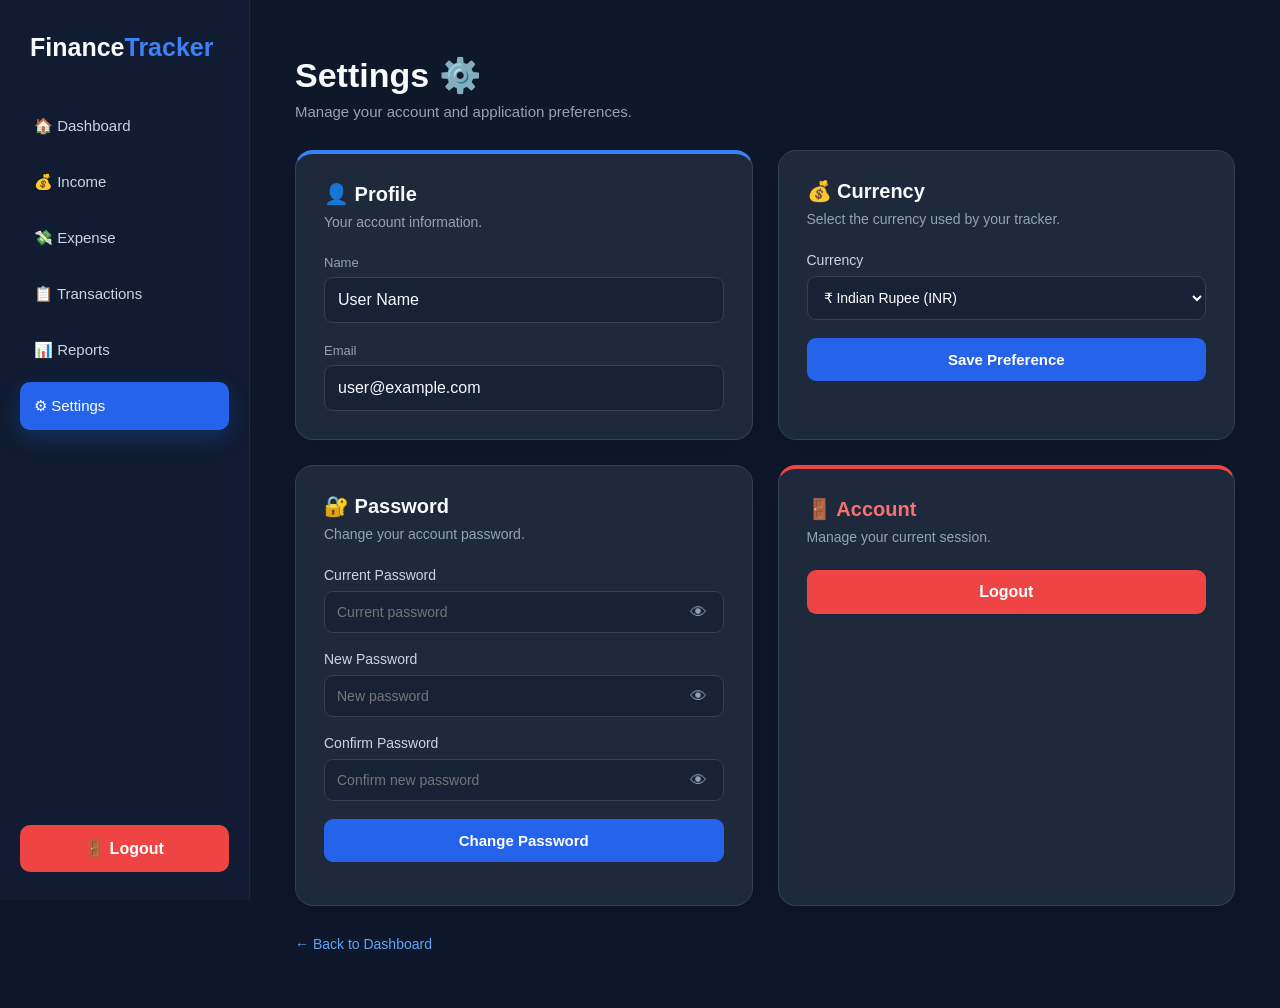
<file: src/main/resources/templates/settings.html>
<!DOCTYPE html>
<html xmlns:th="http://www.thymeleaf.org">

<head>

    <meta charset="UTF-8">
    <meta name="viewport" content="width=device-width, initial-scale=1.0">

    <title>Settings | FinanceTracker</title>

    <style>

        * {
            margin: 0;
            padding: 0;
            box-sizing: border-box;
            font-family: Arial, Helvetica, sans-serif;
        }

        body {
            background: #0f172a;
            color: #f8fafc;
            min-height: 100vh;
        }

        /* ================= LAYOUT ================= */

        .layout {
            display: flex;
            min-height: 100vh;
        }

        /* ================= SIDEBAR ================= */

        .sidebar {
            width: 250px;
            background: #111c32;
            padding: 28px 20px;
            display: flex;
            flex-direction: column;
            position: fixed;
            left: 0;
            top: 0;
            bottom: 0;
            border-right: 1px solid rgba(255,255,255,.05);
        }

        .logo {
            padding: 5px 10px 40px;
        }

        .logo h2 {
            color: #f8fafc;
            font-size: 25px;
        }

        .logo span {
            color: #3b82f6;
        }

        /* ================= NAVIGATION ================= */

        nav {
            display: flex;
            flex-direction: column;
            gap: 8px;
        }

        nav a {
            color: #cbd5e1;
            text-decoration: none;
            padding: 15px 14px;
            border-radius: 10px;
            font-size: 15px;
            transition: .25s;
        }

        nav a:hover {
            background: #1e293b;
            color: white;
        }

        nav a.active {
            background: #2563eb;
            color: white;
            box-shadow: 0 8px 20px rgba(37,99,235,.25);
        }

        /* ================= LOGOUT ================= */

        .logout {
            margin-top: auto;
        }

        .logout a {
            display: block;
            text-align: center;
            background: #ef4444;
            color: white;
            text-decoration: none;
            padding: 14px;
            border-radius: 10px;
            font-weight: bold;
            transition: .25s;
        }

        .logout a:hover {
            background: #dc2626;
        }

        /* ================= MAIN CONTENT ================= */

        .main-content {
            margin-left: 250px;
            width: calc(100% - 250px);
            padding: 55px 45px;
        }

        /* ================= HEADER ================= */

        .topbar {
            margin-bottom: 30px;
        }

        .topbar h1 {
            font-size: 34px;
            margin-bottom: 8px;
        }

        .topbar p {
            color: #94a3b8;
            font-size: 15px;
        }

        /* ================= SETTINGS GRID ================= */

        .settings-grid {
            display: grid;
            grid-template-columns: 1fr 1fr;
            gap: 25px;
            max-width: 1000px;
        }

        /* ================= SETTINGS CARD ================= */

        .settings-card {
            background: #1e293b;
            border: 1px solid #334155;
            border-radius: 18px;
            padding: 28px;
            box-shadow: 0 10px 25px rgba(0,0,0,.15);
        }

        .settings-card h2 {
            font-size: 20px;
            margin-bottom: 8px;
        }

        .settings-card .description {
            color: #94a3b8;
            font-size: 14px;
            margin-bottom: 25px;
        }

        /* ================= PROFILE ================= */

        .profile-item {
            margin-bottom: 20px;
        }

        .profile-item:last-child {
            margin-bottom: 0;
        }

        .profile-item label {
            display: block;
            color: #94a3b8;
            font-size: 13px;
            margin-bottom: 7px;
        }

        .profile-value {
            background: #172236;
            border: 1px solid #334155;
            padding: 13px;
            border-radius: 9px;
            color: #f8fafc;
        }

        /* ================= FORM ================= */

        .form-group {
            margin-bottom: 18px;
        }

        .form-group label {
            display: block;
            color: #cbd5e1;
            font-size: 14px;
            margin-bottom: 8px;
        }

        .form-group input,
        .form-group select {
            width: 100%;
            padding: 12px;

            background: #172236;
            color: white;

            border: 1px solid #334155;
            border-radius: 9px;

            outline: none;
            font-size: 14px;
        }

        .form-group input:focus,
        .form-group select:focus {
            border-color: #3b82f6;
            box-shadow: 0 0 0 3px rgba(59,130,246,.12);
        }

        /* ================= PASSWORD FIELD ================= */

        .password-wrapper {
            position: relative;
            width: 100%;
        }

        .password-wrapper input {
            padding-right: 50px;
        }

        .show-password {
            position: absolute;
            right: 8px;
            top: 50%;
            transform: translateY(-50%);

            width: 35px;
            height: 35px;

            border: none;
            background: transparent;

            color: #94a3b8;
            cursor: pointer;

            font-size: 17px;
        }

        .show-password:hover {
            color: #ffffff;
        }

        /* ================= BUTTON ================= */

        .save-btn {
            width: 100%;
            padding: 13px;

            border: none;
            border-radius: 9px;

            background: #2563eb;
            color: white;

            font-size: 15px;
            font-weight: bold;

            cursor: pointer;
            transition: .25s;
        }

        .save-btn:hover {
            background: #1d4ed8;
        }

        /* ================= INFO CARD ================= */

        .info-card {
            border-top: 4px solid #3b82f6;
        }

        /* ================= DANGER CARD ================= */

        .danger-card {
            border-top: 4px solid #ef4444;
        }

        .danger-card h2 {
            color: #f87171;
        }

        .logout-btn {
            display: block;
            width: 100%;
            padding: 13px;

            background: #ef4444;
            color: white;

            text-align: center;
            text-decoration: none;

            border-radius: 9px;

            font-weight: bold;
            transition: .25s;
        }

        .logout-btn:hover {
            background: #dc2626;
        }

        /* ================= MESSAGES ================= */

        .success-message {
            color: #22c55e;
            margin-top: 15px;
            font-size: 14px;
        }

        .error-message {
            color: #ef4444;
            margin-top: 15px;
            font-size: 14px;
        }

        /* ================= BACK ================= */

        .back-link {
            display: inline-block;
            margin-top: 30px;

            color: #60a5fa;
            text-decoration: none;

            font-size: 14px;
        }

        .back-link:hover {
            text-decoration: underline;
        }

        /* ================= RESPONSIVE ================= */

        @media (max-width: 900px) {

            .settings-grid {
                grid-template-columns: 1fr;
            }

        }

        @media (max-width: 700px) {

            .layout {
                display: block;
            }

            .sidebar {
                position: relative;
                width: 100%;
                height: auto;
            }

            .main-content {
                margin-left: 0;
                width: 100%;
                padding: 30px 20px;
            }

            .topbar h1 {
                font-size: 28px;
            }

        }

    </style>

</head>


<body>

<div class="layout">

    <!-- ================= SIDEBAR ================= -->

    <aside class="sidebar">

        <div class="logo">

            <h2>
                Finance<span>Tracker</span>
            </h2>

        </div>

        <nav>

            <a href="/dashboard">
                🏠 Dashboard
            </a>

            <a href="/income">
                💰 Income
            </a>

            <a href="/expense">
                💸 Expense
            </a>

            <a href="/transactions">
                📋 Transactions
            </a>

            <a href="/reports">
                📊 Reports
            </a>

            <a href="/settings" class="active">
                ⚙ Settings
            </a>

        </nav>

        <div class="logout">

            <a href="/logout">
                🚪 Logout
            </a>

        </div>

    </aside>


    <!-- ================= MAIN CONTENT ================= -->

    <main class="main-content">

        <!-- HEADER -->

        <header class="topbar">

            <h1>
                Settings ⚙️
            </h1>

            <p>
                Manage your account and application preferences.
            </p>

        </header>


        <!-- ================= SETTINGS GRID ================= -->

        <section class="settings-grid">


            <!-- PROFILE -->

            <div class="settings-card info-card">

                <h2>
                    👤 Profile
                </h2>

                <p class="description">
                    Your account information.
                </p>

                <div class="profile-item">

                    <label>
                        Name
                    </label>

                    <div class="profile-value"
                         th:text="${user.name}">
                        User Name
                    </div>

                </div>


                <div class="profile-item">

                    <label>
                        Email
                    </label>

                    <div class="profile-value"
                         th:text="${user.email}">
                        user@example.com
                    </div>

                </div>

            </div>


            <!-- CURRENCY -->

            <div class="settings-card">

                <h2>
                    💰 Currency
                </h2>

                <p class="description">
                    Select the currency used by your tracker.
                </p>

                <div class="form-group">

                    <label>
                        Currency
                    </label>

                    <select>

                        <option selected>
                            ₹ Indian Rupee (INR)
                        </option>

                        <option>
                            $ US Dollar (USD)
                        </option>

                        <option>
                            € Euro (EUR)
                        </option>

                        <option>
                            £ British Pound (GBP)
                        </option>

                    </select>

                </div>

                <button class="save-btn">
                    Save Preference
                </button>

            </div>


            <!-- PASSWORD -->

            <div class="settings-card">

                <h2>
                    🔐 Password
                </h2>

                <p class="description">
                    Change your account password.
                </p>

                <form action="/change-password" method="post">

                    <!-- Current Password -->

                    <div class="form-group">

                        <label>
                            Current Password
                        </label>

                        <div class="password-wrapper">

                            <input
                                    type="password"
                                    name="currentPassword"
                                    id="currentPassword"
                                    placeholder="Current password"
                                    required>

                            <button
                                    type="button"
                                    class="show-password"
                                    onclick="togglePassword('currentPassword', this)">
                                👁
                            </button>

                        </div>

                    </div>


                    <!-- New Password -->

                    <div class="form-group">

                        <label>
                            New Password
                        </label>

                        <div class="password-wrapper">

                            <input
                                    type="password"
                                    name="newPassword"
                                    id="newPassword"
                                    placeholder="New password"
                                    required>

                            <button
                                    type="button"
                                    class="show-password"
                                    onclick="togglePassword('newPassword', this)">
                                👁
                            </button>

                        </div>

                    </div>


                    <!-- Confirm Password -->

                    <div class="form-group">

                        <label>
                            Confirm Password
                        </label>

                        <div class="password-wrapper">

                            <input
                                    type="password"
                                    name="confirmPassword"
                                    id="confirmPassword"
                                    placeholder="Confirm new password"
                                    required>

                            <button
                                    type="button"
                                    class="show-password"
                                    onclick="togglePassword('confirmPassword', this)">
                                👁
                            </button>

                        </div>

                    </div>


                    <button
                            type="submit"
                            class="save-btn">

                        Change Password

                    </button>

                </form>


                <!-- Success Message -->

                <p
                        th:if="${passwordSuccess}"
                        th:text="${passwordSuccess}"
                        class="success-message">
                </p>


                <!-- Error Message -->

                <p
                        th:if="${passwordError}"
                        th:text="${passwordError}"
                        class="error-message">
                </p>

            </div>


            <!-- ACCOUNT -->

            <div class="settings-card danger-card">

                <h2>
                    🚪 Account
                </h2>

                <p class="description">
                    Manage your current session.
                </p>

                <a
                        href="/logout"
                        class="logout-btn">

                    Logout

                </a>

            </div>


        </section>


        <!-- BACK TO DASHBOARD -->

        <a
                href="/dashboard"
                class="back-link">

            ← Back to Dashboard

        </a>


    </main>

</div>


<!-- ================= PASSWORD SCRIPT ================= -->

<script>

    function togglePassword(inputId, button) {

        const input = document.getElementById(inputId);

        if (input.type === "password") {

            input.type = "text";
            button.textContent = "🙈";

        } else {

            input.type = "password";
            button.textContent = "👁";

        }

    }

</script>

</body>

</html>
</file>
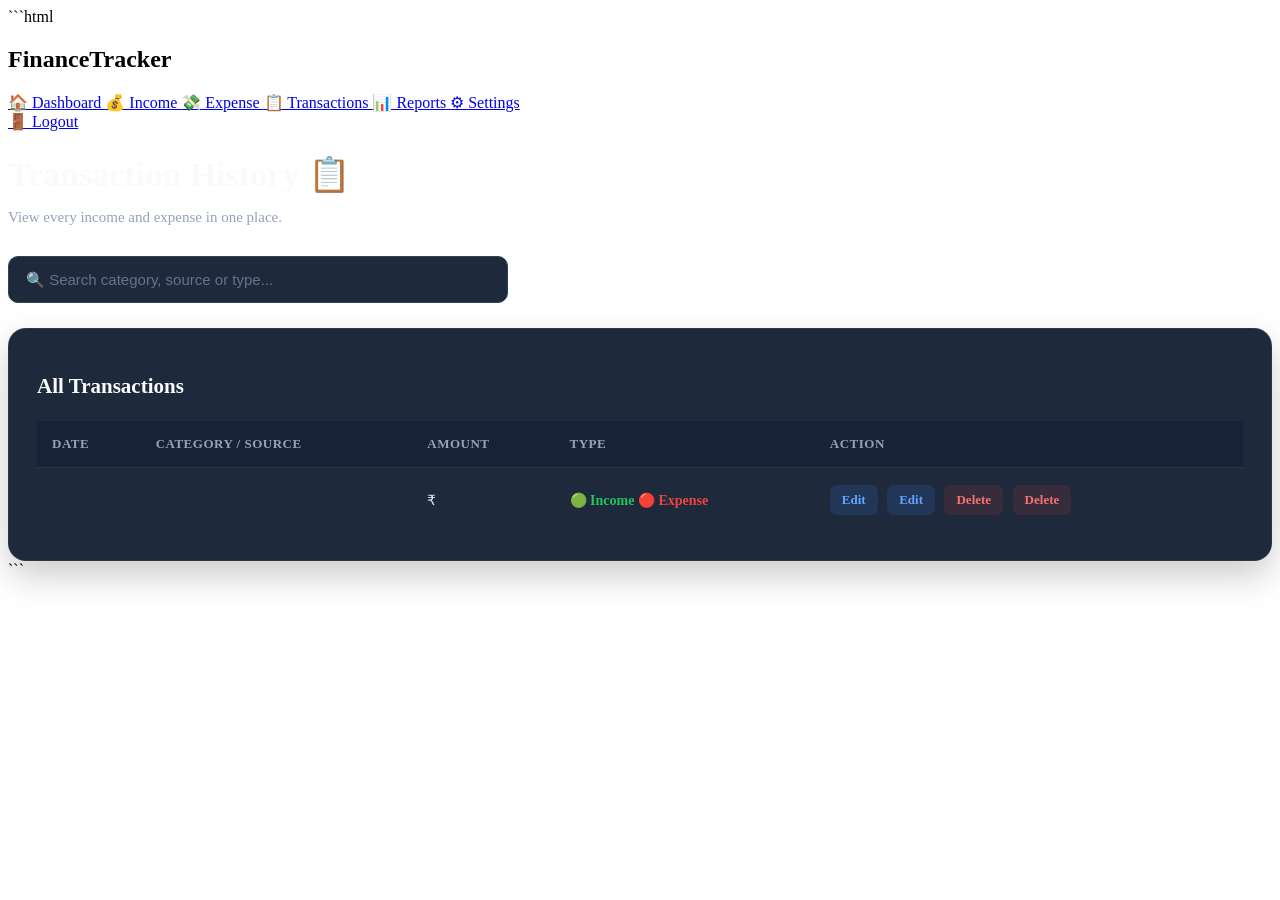
<file: src/main/resources/templates/transactions.html>
```html
<!DOCTYPE html>
<html xmlns:th="http://www.thymeleaf.org">

<head>

    <meta charset="UTF-8">
    <meta name="viewport" content="width=device-width, initial-scale=1.0">

    <title>Transactions | FinanceTracker</title>

    <!-- Shared website CSS -->
    <link rel="stylesheet" th:href="@{/css/style.css}">

    <style>

        /* ================= TRANSACTION PAGE ================= */

        .transaction-header {
            margin-bottom: 30px;
        }

        .transaction-header h1 {
            font-size: 34px;
            margin-bottom: 8px;
            color: #f8fafc;
        }

        .transaction-header p {
            color: #94a3b8;
            font-size: 15px;
        }


        /* ================= SEARCH ================= */

        .actions {
            margin-bottom: 25px;
        }

        .search-box {
            width: 100%;
            max-width: 500px;

            padding: 14px 17px;

            background: #1e293b;
            color: #f8fafc;

            border: 1px solid #334155;
            border-radius: 10px;

            outline: none;
            font-size: 15px;

            transition: .25s;
        }

        .search-box::placeholder {
            color: #64748b;
        }

        .search-box:focus {
            border-color: #3b82f6;
            box-shadow: 0 0 0 3px rgba(59,130,246,.12);
        }


        /* ================= TABLE CARD ================= */

        .table-card {
            background: #1e293b;

            border-radius: 18px;

            padding: 28px;

            border: 1px solid rgba(255,255,255,.06);

            box-shadow: 0 15px 35px rgba(0,0,0,.20);

            overflow-x: auto;
        }

        .table-card h2 {
            font-size: 21px;
            margin-bottom: 22px;
            color: #f8fafc;
        }


        /* ================= TABLE ================= */

        table {
            width: 100%;
            border-collapse: collapse;
            min-width: 750px;
        }

        thead {
            background: #172236;
        }

        th {
            text-align: left;

            padding: 15px;

            color: #94a3b8;

            font-size: 13px;

            text-transform: uppercase;

            letter-spacing: .5px;
        }

        td {
            padding: 17px 15px;

            border-top: 1px solid #293548;

            color: #e2e8f0;

            font-size: 14px;
        }

        tbody tr {
            transition: .2s;
        }

        tbody tr:hover {
            background: #243047;
        }


        /* ================= INCOME / EXPENSE ================= */

        .income-text {
            color: #22c55e;
            font-weight: bold;
        }

        .expense-text {
            color: #ef4444;
            font-weight: bold;
        }


        /* ================= ACTION BUTTONS ================= */

        .edit-btn,
        .delete-btn {
            display: inline-block;

            padding: 7px 12px;

            border-radius: 7px;

            text-decoration: none;

            font-size: 13px;

            font-weight: bold;

            margin-right: 6px;

            transition: .2s;
        }

        .edit-btn {
            background: rgba(59,130,246,.15);
            color: #60a5fa;
        }

        .edit-btn:hover {
            background: #2563eb;
            color: white;
        }

        .delete-btn {
            background: rgba(239,68,68,.12);
            color: #f87171;
        }

        .delete-btn:hover {
            background: #ef4444;
            color: white;
        }


        /* ================= RESPONSIVE ================= */

        @media (max-width: 900px) {

            table {
                min-width: 700px;
            }

        }

        @media (max-width: 700px) {

            .transaction-header h1 {
                font-size: 27px;
            }

            .table-card {
                padding: 20px;
            }

        }

    </style>

</head>


<body>

<div class="layout">


    <!-- ================= SIDEBAR ================= -->

    <aside class="sidebar">

        <div>

            <div class="logo">

                <h2>
                    Finance<span>Tracker</span>
                </h2>

            </div>


            <nav>

                <a href="/dashboard">
                    🏠 Dashboard
                </a>

                <a href="/income">
                    💰 Income
                </a>

                <a href="/expense">
                    💸 Expense
                </a>

                <a href="/transactions" class="active">
                    📋 Transactions
                </a>

                <a href="/reports">
                    📊 Reports
                </a>

                <a href="/settings">
                    ⚙ Settings
                </a>

            </nav>

        </div>


        <div class="logout">

            <a href="/logout">
                🚪 Logout
            </a>

        </div>

    </aside>


    <!-- ================= MAIN CONTENT ================= -->

    <main class="main-content">


        <!-- HEADER -->

        <header class="transaction-header">

            <h1>
                Transaction History 📋
            </h1>

            <p>
                View every income and expense in one place.
            </p>

        </header>


        <!-- SEARCH -->

        <div class="actions">

            <input
                    type="text"
                    id="searchInput"
                    placeholder="🔍 Search category, source or type..."
                    class="search-box">

        </div>


        <!-- TRANSACTION TABLE -->

        <div class="table-card">

            <h2>
                All Transactions
            </h2>


            <table id="transactionTable">

                <thead>

                <tr>

                    <th>Date</th>

                    <th>Category / Source</th>

                    <th>Amount</th>

                    <th>Type</th>

                    <th>Action</th>

                </tr>

                </thead>


                <tbody>

                <tr th:each="transaction : ${transactions}">


                    <!-- DATE -->

                    <td th:text="${transaction.date}">
                    </td>


                    <!-- CATEGORY / SOURCE -->

                    <td th:text="${transaction.category}">
                    </td>


                    <!-- AMOUNT -->

                    <td>

                        ₹<span
                            th:text="${#numbers.formatDecimal(transaction.amount,1,2)}">
                        </span>

                    </td>


                    <!-- TYPE -->

                    <td>

                        <span
                                th:if="${transaction.type == 'Income'}"
                                class="income-text">

                            🟢 Income

                        </span>


                        <span
                                th:if="${transaction.type == 'Expense'}"
                                class="expense-text">

                            🔴 Expense

                        </span>

                    </td>


                    <!-- ACTIONS -->

                    <td>


                        <!-- EDIT INCOME -->

                        <a
                                th:if="${transaction.type == 'Income'}"
                                th:href="@{/income/edit/{id}(id=${transaction.id})}"
                                class="edit-btn">

                            Edit

                        </a>


                        <!-- EDIT EXPENSE -->

                        <a
                                th:if="${transaction.type == 'Expense'}"
                                th:href="@{/expense/edit/{id}(id=${transaction.id})}"
                                class="edit-btn">

                            Edit

                        </a>


                        <!-- DELETE INCOME -->

                        <a
                                th:if="${transaction.type == 'Income'}"
                                th:href="@{/income/delete/{id}(id=${transaction.id})}"
                                class="delete-btn"
                                onclick="return confirm('Are you sure you want to delete this income?');">

                            Delete

                        </a>


                        <!-- DELETE EXPENSE -->

                        <a
                                th:if="${transaction.type == 'Expense'}"
                                th:href="@{/expense/delete/{id}(id=${transaction.id})}"
                                class="delete-btn"
                                onclick="return confirm('Are you sure you want to delete this expense?');">

                            Delete

                        </a>

                    </td>

                </tr>

                </tbody>

            </table>

        </div>

    </main>

</div>


<!-- ================= SEARCH SCRIPT ================= -->

<script>

    const searchInput =
        document.getElementById("searchInput");

    const table =
        document.getElementById("transactionTable");


    searchInput.addEventListener("keyup", function () {

        const searchValue =
            searchInput.value.toLowerCase();


        const rows =
            table
                .getElementsByTagName("tbody")[0]
                .getElementsByTagName("tr");


        for (let i = 0; i < rows.length; i++) {

            const rowText =
                rows[i].textContent.toLowerCase();


            if (rowText.includes(searchValue)) {

                rows[i].style.display = "";

            } else {

                rows[i].style.display = "none";

            }

        }

    });

</script>


</body>

</html>
```
</file>
